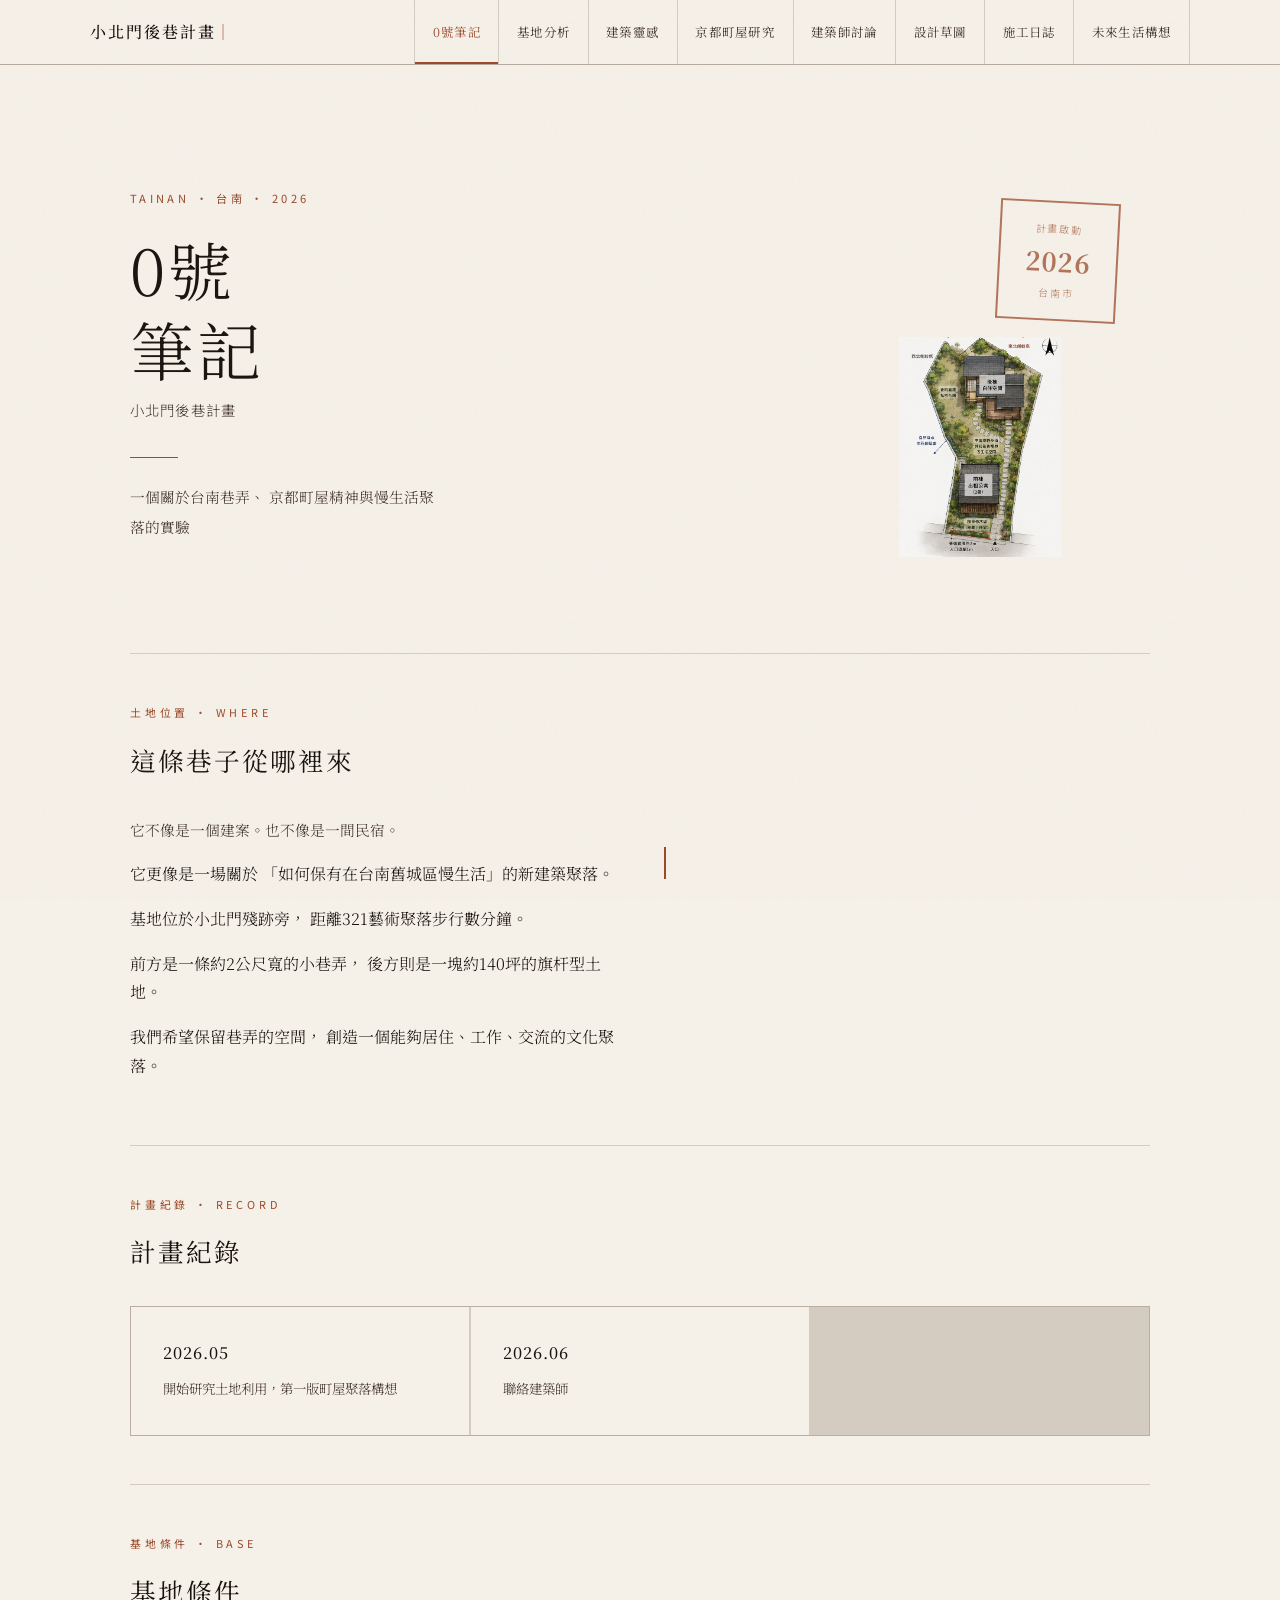
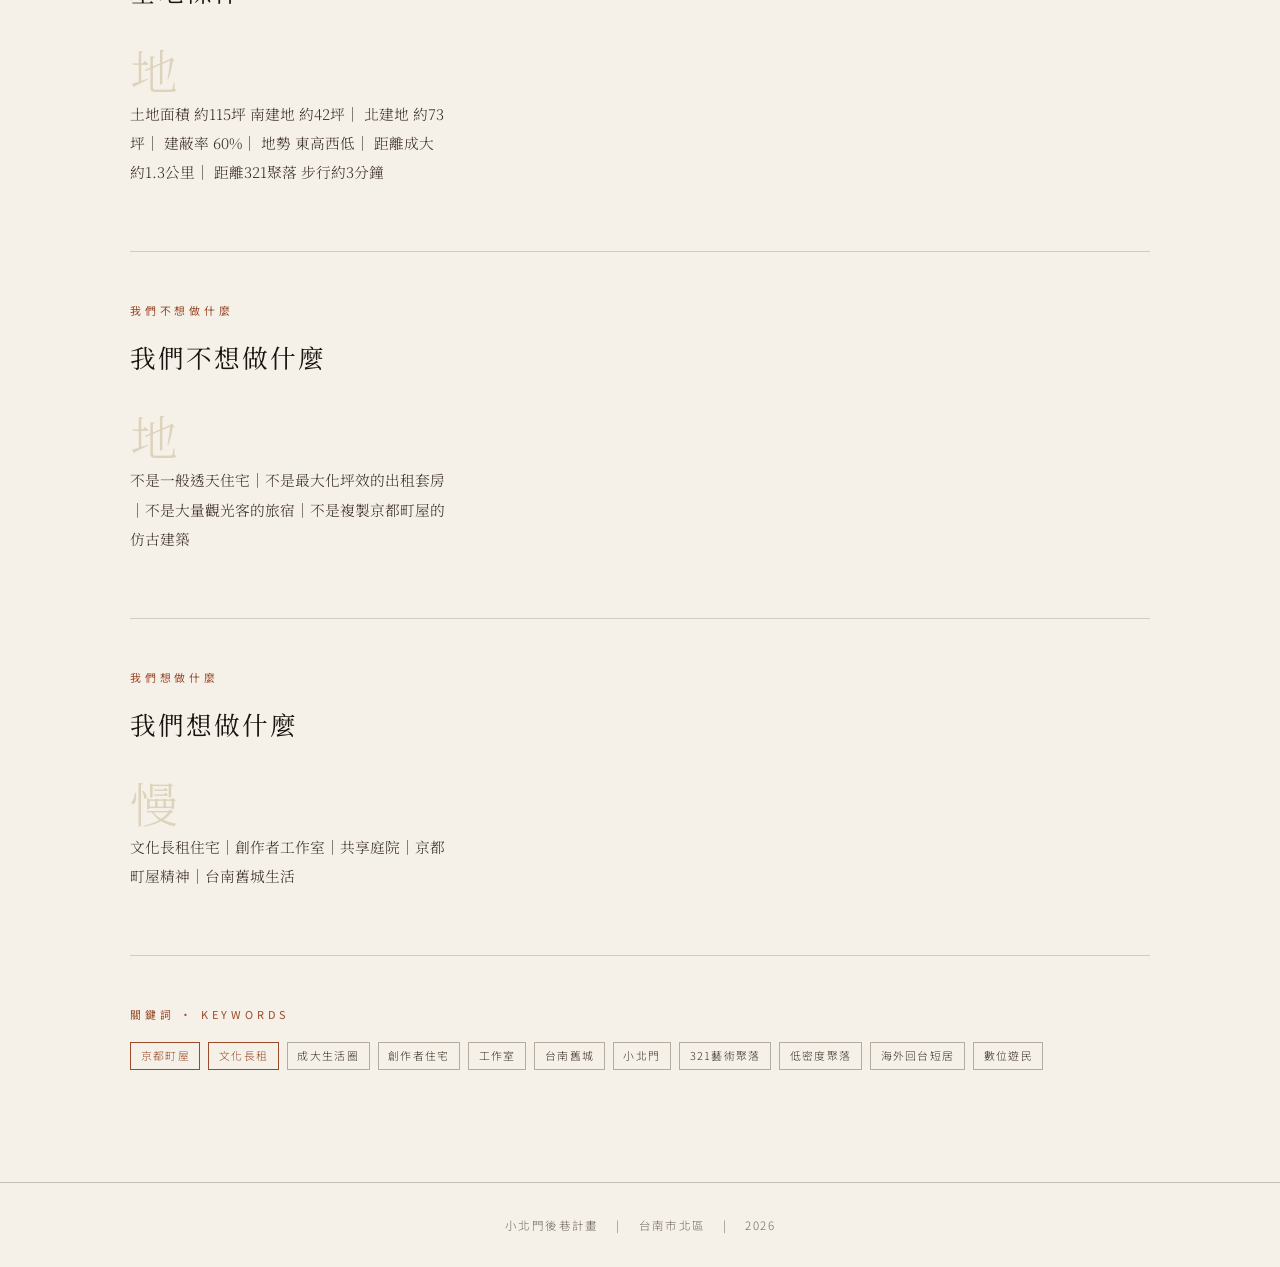
<file: index.html>
<!DOCTYPE html>
<html lang="zh-TW">
<head>
  <meta charset="UTF-8">
  <meta name="viewport" content="width=device-width, initial-scale=1.0">
  <title>小北門後巷計畫</title>
  <link rel="stylesheet" href="style.css">
</head>
<body>

<header>
  <div class="header-inner">
    <a href="index.html" class="site-title">小北門後巷計畫<span>｜</span></a>
    <nav>
      <a href="index.html" class="active">0號筆記</a>
      <a href="site-analysis.html">基地分析</a>
      <a href="inspiration.html">建築靈感</a>
      <a href="kyoto-machiya.html">京都町屋研究</a>
      <a href="architect-notes.html">建築師討論</a>
      <a href="sketches.html">設計草圖</a>
      <a href="construction-log.html">施工日誌</a>
      <a href="future-vision.html">未來生活構想</a>
    </nav>
  </div>
</header>

<main>
  <!-- HERO -->
  <section class="hero">
    <div class="hero-text fade-in">
      <p class="hero-kicker">Tainan · 台南 · 2026</p>
      <h1 class="hero-title">0號<br>筆記</h1>
      <p class="hero-subtitle">小北門後巷計畫</p>
      <div class="hero-line"></div>
      <p class="hero-desc">
        一個關於台南巷弄、
        京都町屋精神與慢生活聚落的實驗
      </p>
    </div>
    <div class="hero-visual fade-in">
      <div class="hero-stamp">
        <span class="hero-stamp-text">計畫啟動</span>
        <span class="hero-stamp-year">2026</span>
        <span class="hero-stamp-text">台南市</span>
      </div>
      <!-- Simple lane diagram in SVG -->
      <svg class="hero-diagram" viewBox="0 0 340 220" fill="none" xmlns="http://www.w3.org/2000/svg">
        <!-- 使用 image 標籤填滿 SVG 寬高 -->
        <image href="./images/lanediagram0.png" width="340" height="220" x="0" y="0"/>
      </svg>
    </div>
  </section>

  <!-- CONTENT -->
  <div class="page-body">
    <hr class="divider">

    <!-- Origins -->
    <section class="fade-in">
      <p class="section-label">土地位置 · Where</p>
      <h2 class="section-title">這條巷子從哪裡來</h2>
      <div class="two-col">
        <div>
          <p>
          它不像是一個建案。也不像是一間民宿。
          </p>
          它更像是一場關於
          「如何保有在台南舊城區慢生活」的新建築聚落。
          </p>
          基地位於小北門殘跡旁，
          距離321藝術聚落步行數分鐘。
          </p>
          前方是一條約2公尺寬的小巷弄，
          後方則是一塊約140坪的旗杆型土地。
          </p>
          我們希望保留巷弄的空間，
          創造一個能夠居住、工作、交流的文化聚落。
          <p>
        </div>
        <div>
          <p>
          <div class="blockquote">
          </div>
        </div>
      </div>
    </section>

    <hr class="divider">

    <!-- 計畫紀錄 -->
    <section>
      <p class="section-label">計畫紀錄 · record </p>
      <h2 class="section-title">計畫紀錄</h2>
      <div class="card-grid">
        <div class="card fade-in">
          <h3>2026.05</h3>
          <p>開始研究土地利用，第一版町屋聚落構想</p>
        </div>
        <div class="card fade-in">
          <h3>2026.06</h3>
          <p>聯絡建築師</p>
        </div>
      </div>
    </section>

    <hr class="divider">

    <!-- Land character -->
    <section>
      <p class="section-label">基地條件 · base</p>
      <h2 class="section-title">基地條件</h2>
      <div class="three-col">
        <div>
          <div class="number-large">地</div>
          <p>土地面積 約115坪
          南建地 約42坪｜
          北建地 約73坪｜
          建蔽率 60%｜
          地勢 東高西低｜
          距離成大 約1.3公里｜
          距離321聚落 步行約3分鐘</p>
        </div>
      </div>
    </section>

    <hr class="divider">

    <!-- Land character -->
    <section>
      <p class="section-label">我們不想做什麼</p>
      <h2 class="section-title">我們不想做什麼</h2>
      <div class="three-col">
        <div>
          <div class="number-large">地</div>
          <p>不是一般透天住宅｜不是最大化坪效的出租套房｜不是大量觀光客的旅宿｜不是複製京都町屋的仿古建築</p>
        </div>
      </div>
    </section>

    <hr class="divider">

    <!-- Land character -->
    <section>
      <p class="section-label">我們想做什麼</p>
      <h2 class="section-title">我們想做什麼</h2>
      <div class="three-col">
        <div>
          <div class="number-large">慢</div>
          <p>文化長租住宅｜創作者工作室｜共享庭院｜京都町屋精神｜台南舊城生活</p>
        </div>
      </div>
    </section>

    <hr class="divider">
    <!-- Tags -->
    <section>
      <p class="section-label">關鍵詞 · Keywords</p>
      <div class="tag-list">
        <span class="tag accent">京都町屋</span>
        <span class="tag accent">文化長租</span>
        <span class="tag">成大生活圈</span>
        <span class="tag">創作者住宅</span>
        <span class="tag">工作室</span>
        <span class="tag">台南舊城</span>
        <span class="tag">小北門</span>
        <span class="tag">321藝術聚落</span>
        <span class="tag">低密度聚落</span>
        <span class="tag">海外回台短居</span>
        <span class="tag">數位遊民</span>
      </div>
    </section>

  </div>
</main>

<footer>
  小北門後巷計畫 &emsp;|&emsp; 台南市北區 &emsp;|&emsp; 2026
</footer>

</body>
</html>
</file>
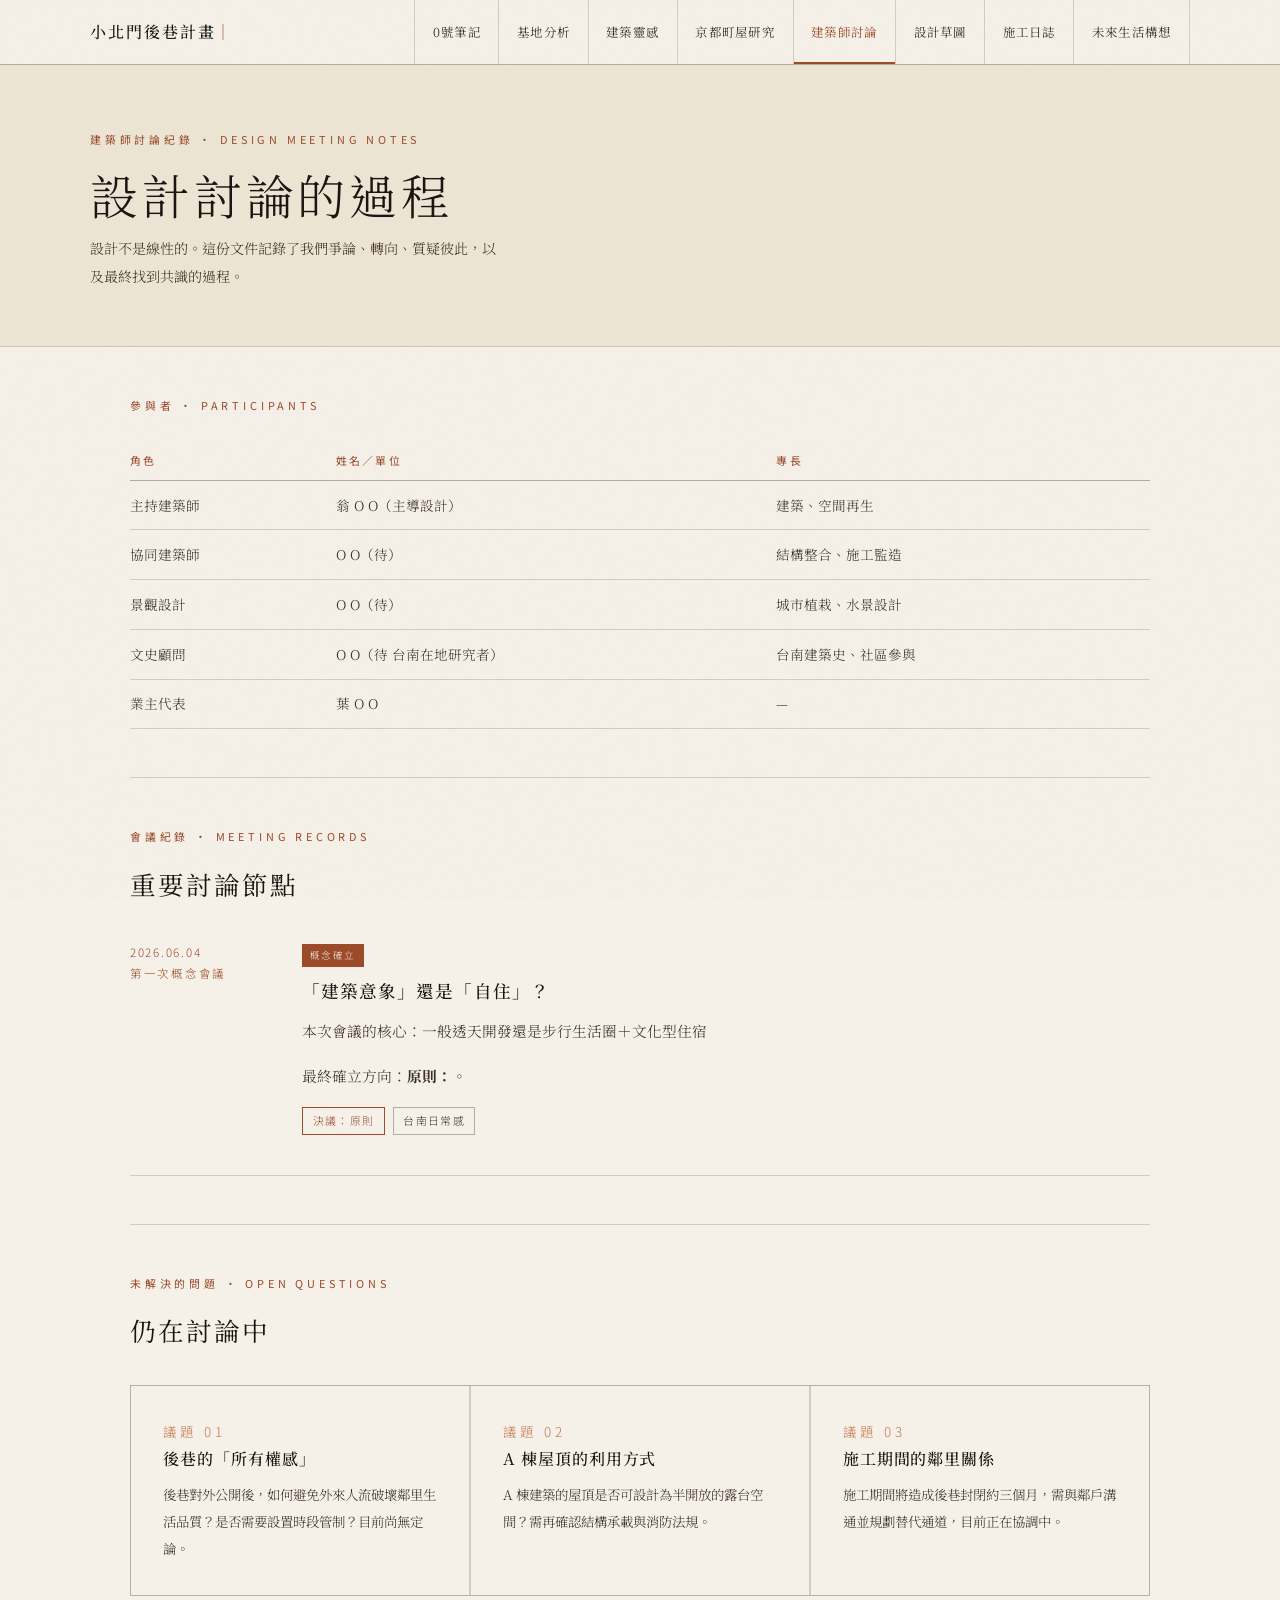
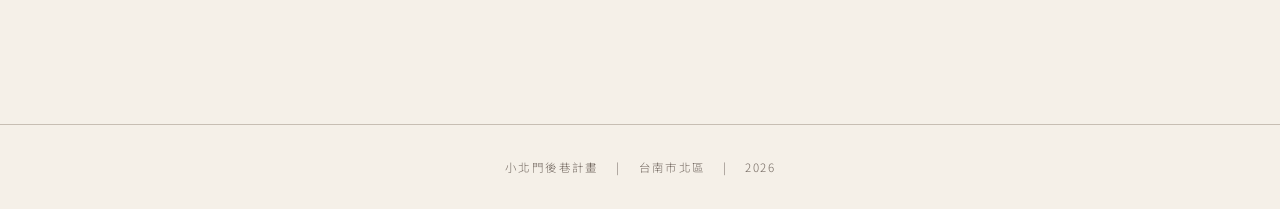
<file: architect-notes.html>
<!DOCTYPE html>
<html lang="zh-TW">
<head>
  <meta charset="UTF-8">
  <meta name="viewport" content="width=device-width, initial-scale=1.0">
  <title>小北門後巷計畫 — 建築師討論紀錄</title>
  <link rel="stylesheet" href="style.css">
</head>
<body>

<header>
  <div class="header-inner">
    <a href="index.html" class="site-title">小北門後巷計畫<span>｜</span></a>
    <nav>
      <a href="index.html">0號筆記</a>
      <a href="site-analysis.html">基地分析</a>
      <a href="inspiration.html">建築靈感</a>
      <a href="kyoto-machiya.html">京都町屋研究</a>
      <a href="architect-notes.html" class="active">建築師討論</a>
      <a href="sketches.html">設計草圖</a>
      <a href="construction-log.html">施工日誌</a>
      <a href="future-vision.html">未來生活構想</a>
    </nav>
  </div>
</header>

<div class="page-hero">
  <div class="page-hero-inner fade-in">
    <p class="section-label">建築師討論紀錄 · Design Meeting Notes</p>
    <h1>設計討論的過程</h1>
    <p style="font-size:0.88rem; color:var(--ink-soft); margin-top:0.5rem; max-width:52ch;">
      設計不是線性的。這份文件記錄了我們爭論、轉向、質疑彼此，以及最終找到共識的過程。
    </p>
  </div>
</div>

<div class="page-body">

  <section style="margin-top:3rem;">
    <p class="section-label">參與者 · Participants</p>
    <table>
      <thead>
        <tr><th>角色</th><th>姓名／單位</th><th>專長</th></tr>
      </thead>
      <tbody>
        <tr><td>主持建築師</td><td>翁 O O（主導設計）</td><td>建築、空間再生</td></tr>
        <tr><td>協同建築師</td><td>O O（待）</td><td>結構整合、施工監造</td></tr>
        <tr><td>景觀設計</td><td>O O（待）</td><td>城市植栽、水景設計</td></tr>
        <tr><td>文史顧問</td><td>O O（待 台南在地研究者）</td><td>台南建築史、社區參與</td></tr>
        <tr><td>業主代表</td><td>葉 O O </td><td>—</td></tr>
      </tbody>
    </table>
  </section>

  <hr class="divider">

  <section>
    <p class="section-label">會議紀錄 · Meeting Records</p>
    <h2 class="section-title">重要討論節點</h2>

    <div class="log-entry">
      <div class="log-date">2026.06.04<br>第一次概念會議</div>
      <div>
        <span class="log-tag">概念確立</span>
        <h3>「建築意象」還是「自住」？</h3>
        <p>
          本次會議的核心：一般透天開發還是步行生活圈＋文化型住宿
        </p>
        <p>
          最終確立方向：<strong>原則：</strong>。
        </p>
        <div class="tag-list">
          <span class="tag accent">決議：原則</span>
          <span class="tag">台南日常感</span>
        </div>
      </div>
    </div>

  </section>

  <hr class="divider">

  <section>
    <p class="section-label">未解決的問題 · Open Questions</p>
    <h2 class="section-title">仍在討論中</h2>
    <div class="card-grid">
      <div class="card">
        <p class="card-num">議題 01</p>
        <h3>後巷的「所有權感」</h3>
        <p>後巷對外公開後，如何避免外來人流破壞鄰里生活品質？是否需要設置時段管制？目前尚無定論。</p>
      </div>
      <div class="card">
        <p class="card-num">議題 02</p>
        <h3>A 棟屋頂的利用方式</h3>
        <p>A 棟建築的屋頂是否可設計為半開放的露台空間？需再確認結構承載與消防法規。</p>
      </div>
      <div class="card">
        <p class="card-num">議題 03</p>
        <h3>施工期間的鄰里關係</h3>
        <p>施工期間將造成後巷封閉約三個月，需與鄰戶溝通並規劃替代通道，目前正在協調中。</p>
      </div>
    </div>
  </section>

</div>

<footer>
  小北門後巷計畫 &emsp;|&emsp; 台南市北區 &emsp;|&emsp; 2026
</footer>

</body>
</html>
</file>
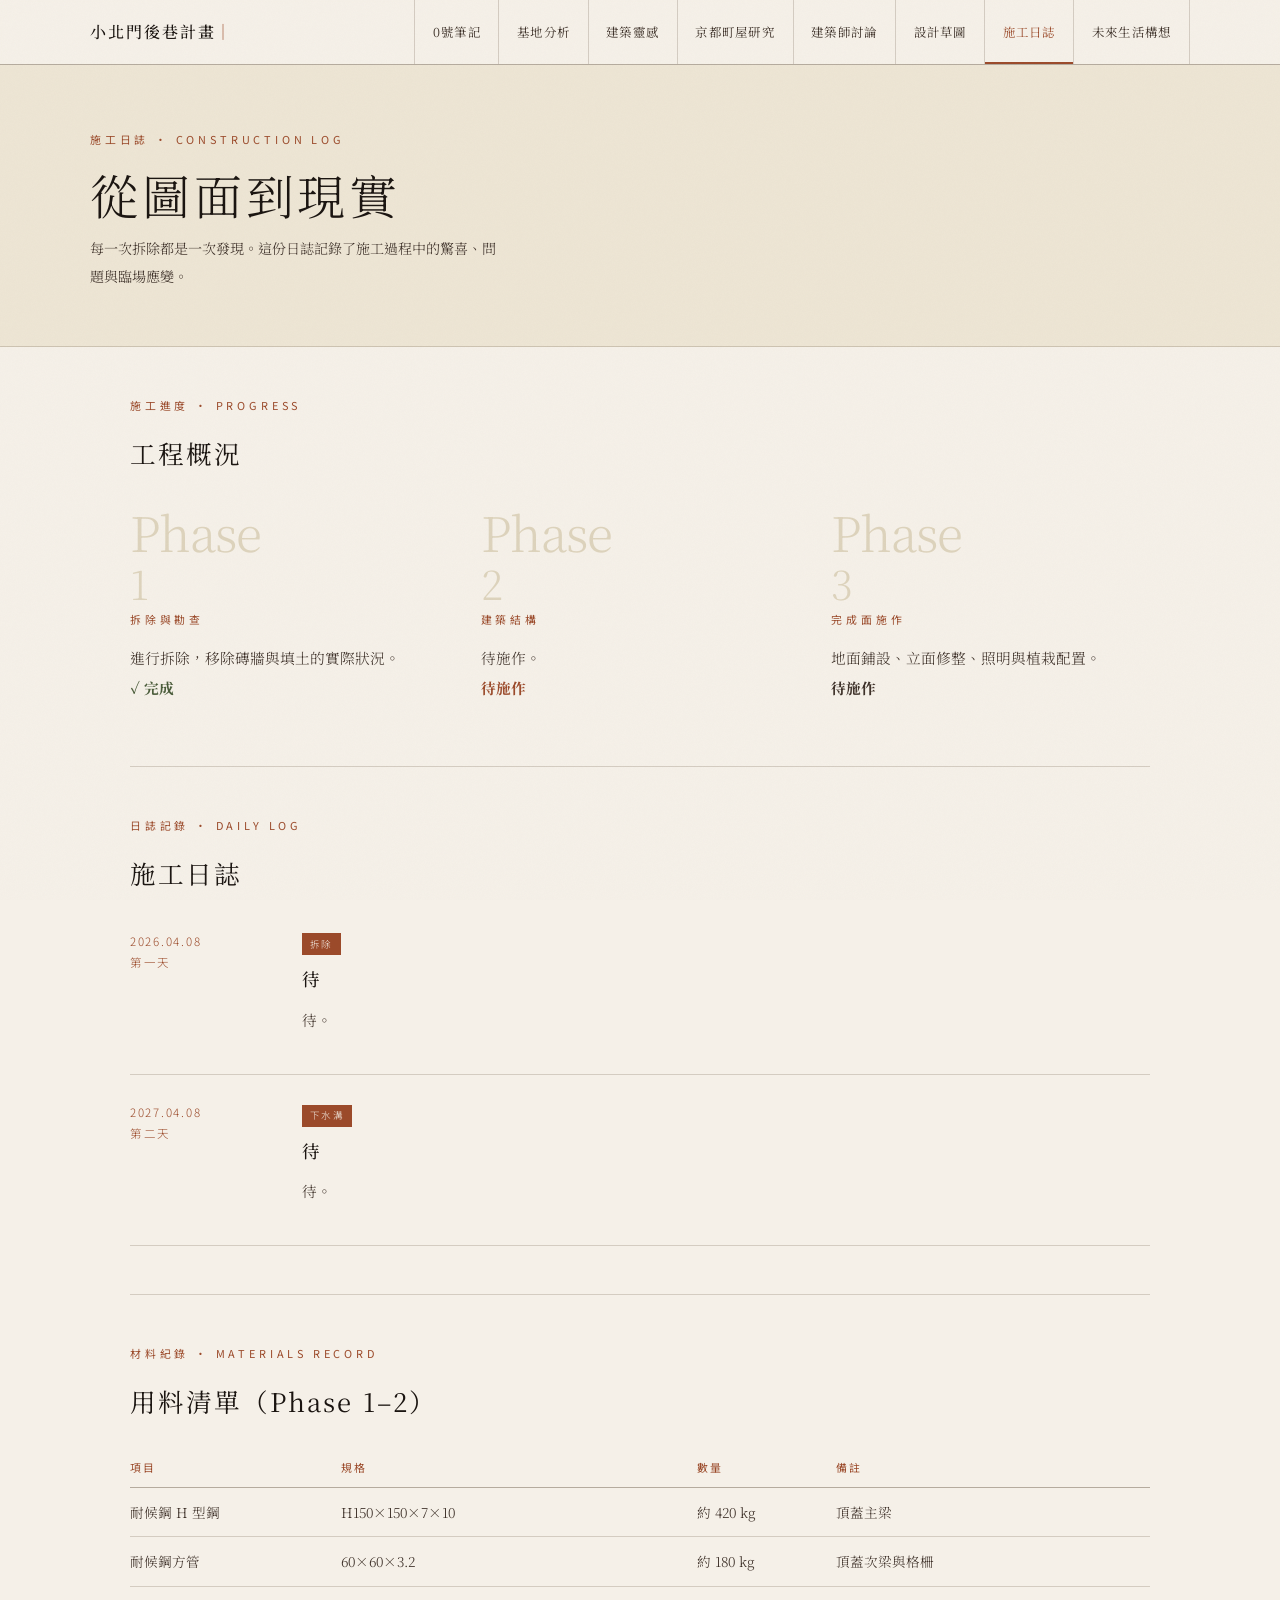
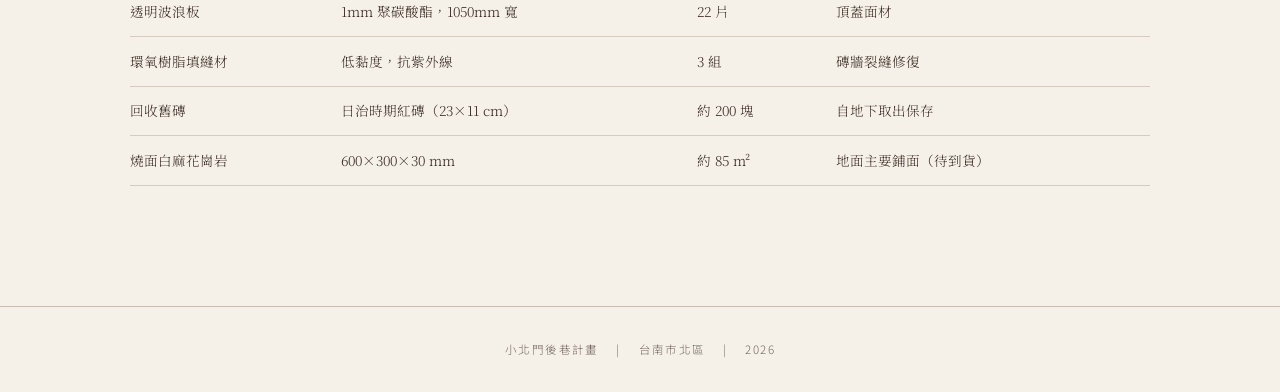
<file: construction-log.html>
<!DOCTYPE html>
<html lang="zh-TW">
<head>
  <meta charset="UTF-8">
  <meta name="viewport" content="width=device-width, initial-scale=1.0">
  <title>小北門後巷計畫 — 施工日誌</title>
  <link rel="stylesheet" href="style.css">
</head>
<body>

<header>
  <div class="header-inner">
    <a href="index.html" class="site-title">小北門後巷計畫<span>｜</span></a>
    <nav>
      <a href="index.html">0號筆記</a>
      <a href="site-analysis.html">基地分析</a>
      <a href="inspiration.html">建築靈感</a>
      <a href="kyoto-machiya.html">京都町屋研究</a>
      <a href="architect-notes.html">建築師討論</a>
      <a href="sketches.html">設計草圖</a>
      <a href="construction-log.html" class="active">施工日誌</a>
      <a href="future-vision.html">未來生活構想</a>
    </nav>
  </div>
</header>

<div class="page-hero">
  <div class="page-hero-inner fade-in">
    <p class="section-label">施工日誌 · Construction Log</p>
    <h1>從圖面到現實</h1>
    <p style="font-size:0.88rem; color:var(--ink-soft); margin-top:0.5rem; max-width:52ch;">
      每一次拆除都是一次發現。這份日誌記錄了施工過程中的驚喜、問題與臨場應變。
    </p>
  </div>
</div>

<div class="page-body">

  <!-- Progress overview -->
  <section style="margin-top:3rem;">
    <p class="section-label">施工進度 · Progress</p>
    <h2 class="section-title">工程概況</h2>
    <div class="three-col">
      <div>
        <div class="number-large">Phase<br><span style="font-size:2.5rem;">1</span></div>
        <p class="section-label">拆除與勘查</p>
        <p>進行拆除，移除磚牆與填土的實際狀況。<br><strong style="color:var(--moss);">✓ 完成</strong></p>
      </div>
      <div>
        <div class="number-large">Phase<br><span style="font-size:2.5rem;">2</span></div>
        <p class="section-label">建築結構</p>
        <p>待施作。<br><strong style="color:var(--rust);">待施作</strong></p>
      </div>
      <div>
        <div class="number-large">Phase<br><span style="font-size:2.5rem;">3</span></div>
        <p class="section-label">完成面施作</p>
        <p>地面鋪設、立面修整、照明與植栽配置。<br><strong style="color:var(--ink-soft);">待施作</strong></p>
      </div>
    </div>
  </section>

  <hr class="divider">

  <!-- Log entries -->
  <section>
    <p class="section-label">日誌記錄 · Daily Log</p>
    <h2 class="section-title">施工日誌</h2>

    <div class="log-entry">
      <div class="log-date">2026.04.08<br>第一天</div>
      <div>
        <span class="log-tag">拆除</span>
        <h3>待</h3>
        <p>
          待。
        </p>
      </div>
    </div>

    <div class="log-entry">
      <div class="log-date">2027.04.08<br>第二天</div>
      <div>
        <span class="log-tag">下水溝</span>
        <h3>待</h3>
        <p>
          待。
        </p>
      </div>
    </div>

  </section>

  <hr class="divider">

  <section>
    <p class="section-label">材料紀錄 · Materials Record</p>
    <h2 class="section-title">用料清單（Phase 1–2）</h2>
    <table>
      <thead>
        <tr><th>項目</th><th>規格</th><th>數量</th><th>備註</th></tr>
      </thead>
      <tbody>
        <tr><td>耐候鋼 H 型鋼</td><td>H150×150×7×10</td><td>約 420 kg</td><td>頂蓋主梁</td></tr>
        <tr><td>耐候鋼方管</td><td>60×60×3.2</td><td>約 180 kg</td><td>頂蓋次梁與格柵</td></tr>
        <tr><td>透明波浪板</td><td>1mm 聚碳酸酯，1050mm 寬</td><td>22 片</td><td>頂蓋面材</td></tr>
        <tr><td>環氧樹脂填縫材</td><td>低黏度，抗紫外線</td><td>3 組</td><td>磚牆裂縫修復</td></tr>
        <tr><td>回收舊磚</td><td>日治時期紅磚（23×11 cm）</td><td>約 200 塊</td><td>自地下取出保存</td></tr>
        <tr><td>燒面白麻花崗岩</td><td>600×300×30 mm</td><td>約 85 m²</td><td>地面主要鋪面（待到貨）</td></tr>
      </tbody>
    </table>
  </section>

</div>

<footer>
  小北門後巷計畫 &emsp;|&emsp; 台南市北區 &emsp;|&emsp; 2026
</footer>

</body>
</html>
</file>
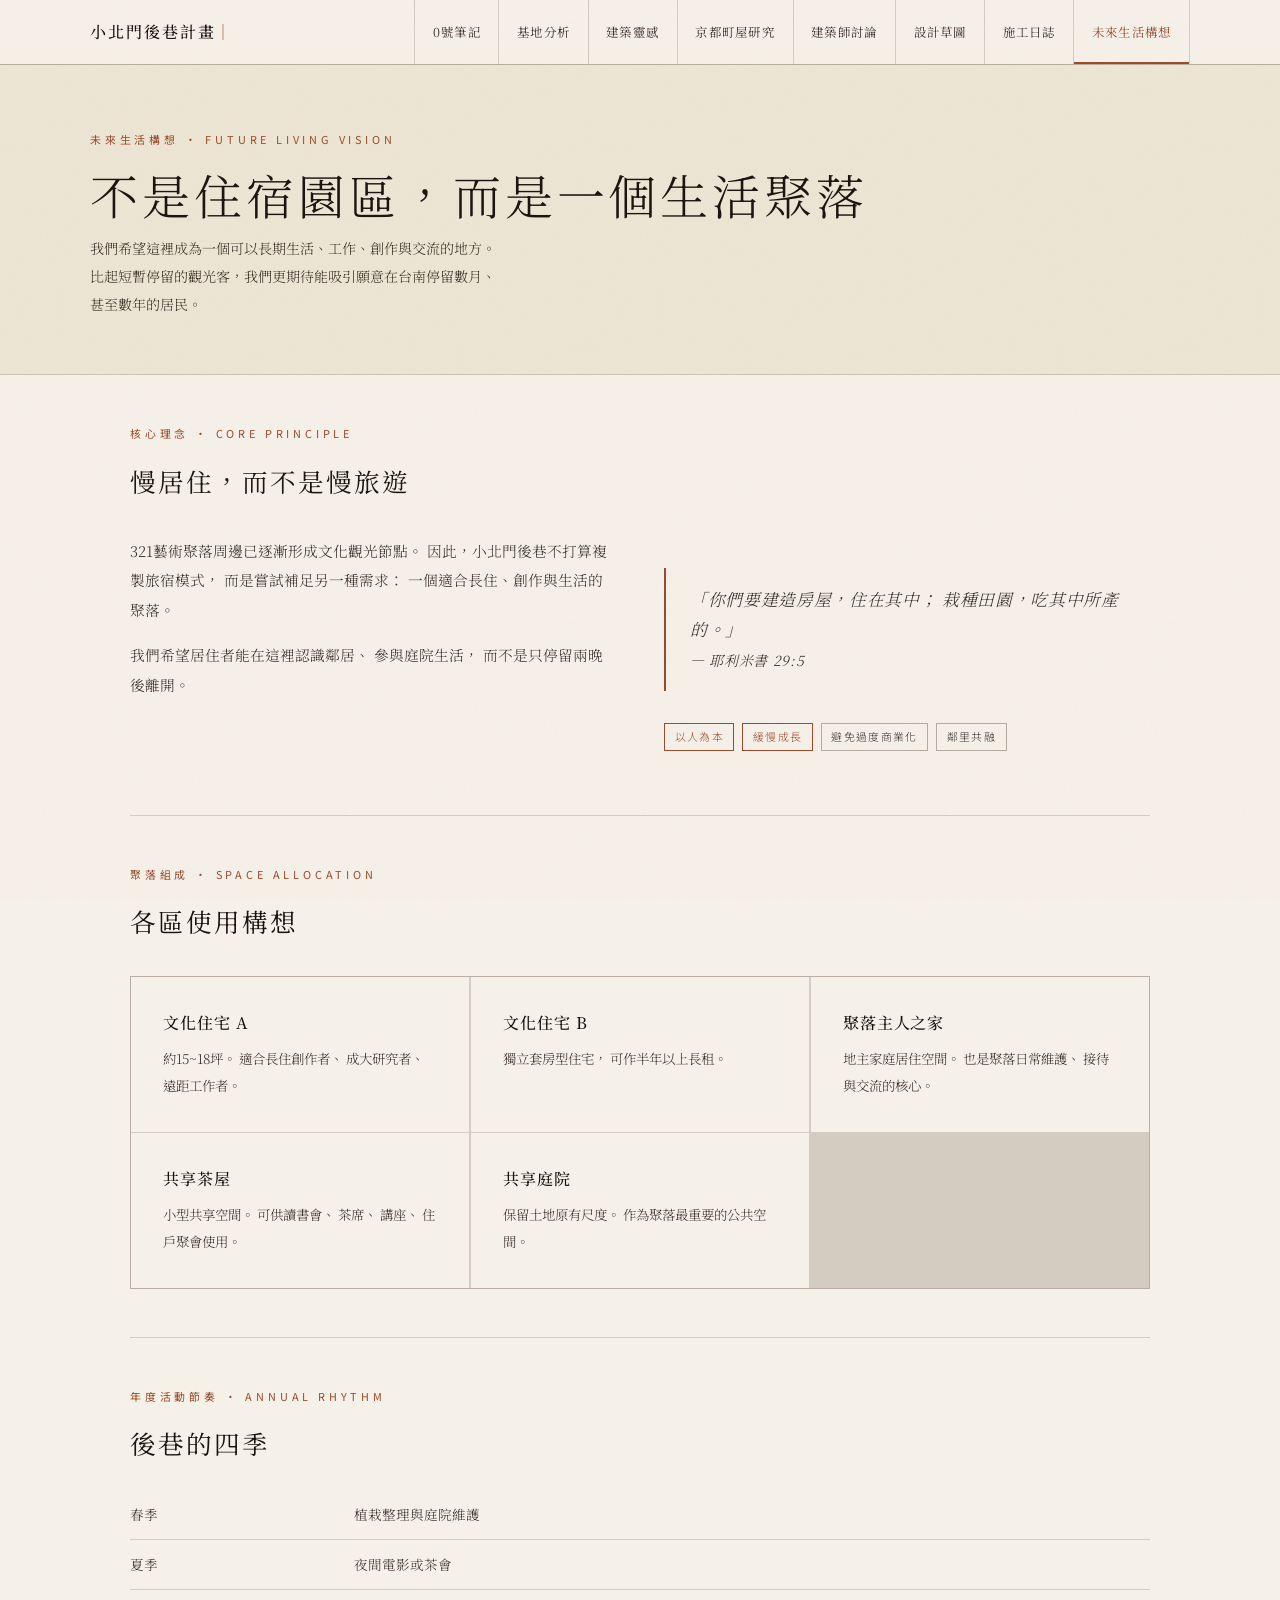
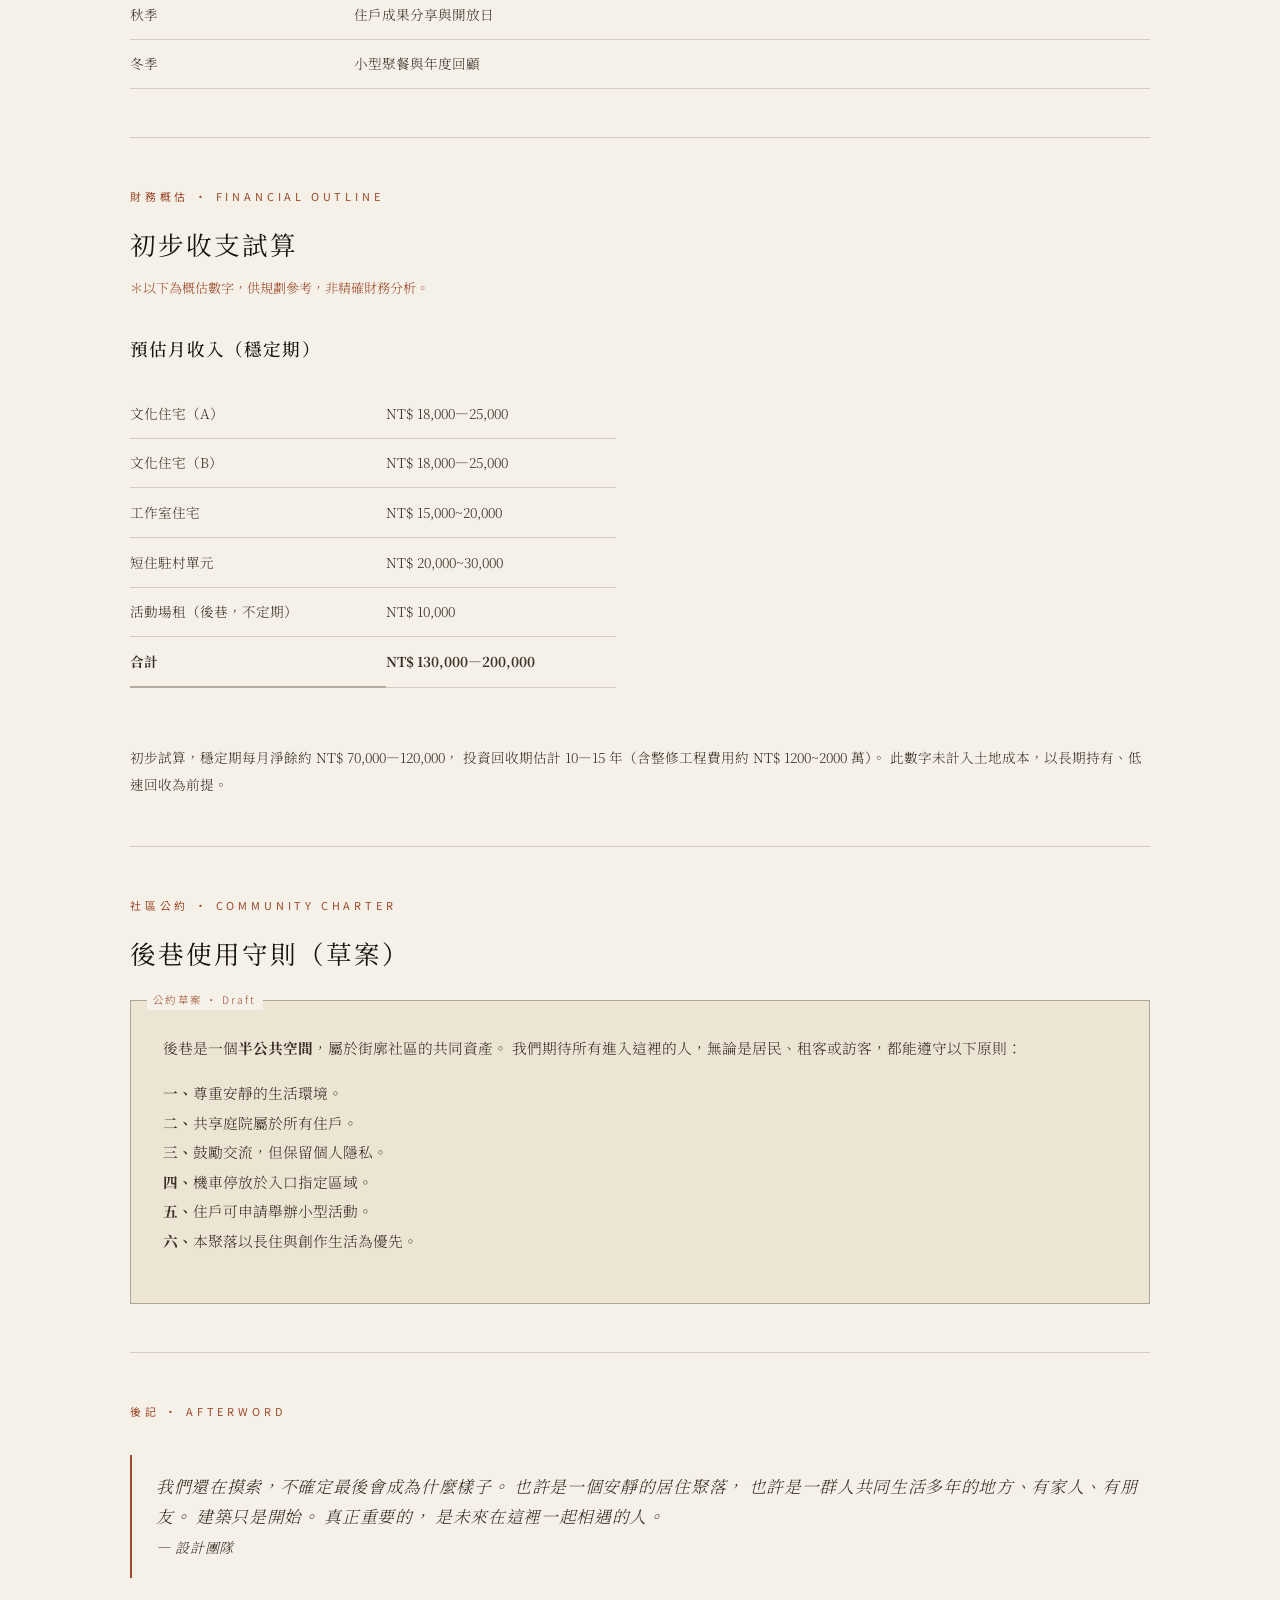
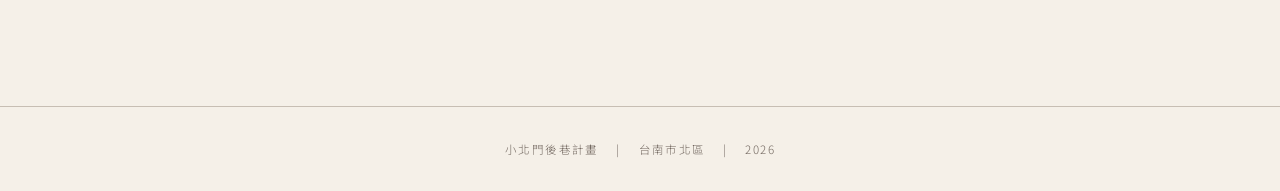
<file: future-vision.html>
<!DOCTYPE html>
<html lang="zh-TW">
<head>
  <meta charset="UTF-8">
  <meta name="viewport" content="width=device-width, initial-scale=1.0">
  <title>小北門後巷計畫 — 未來生活構想</title>
  <link rel="stylesheet" href="style.css">
</head>
<body>

<header>
  <div class="header-inner">
    <a href="index.html" class="site-title">小北門後巷計畫<span>｜</span></a>
    <nav>
      <a href="index.html">0號筆記</a>
      <a href="site-analysis.html">基地分析</a>
      <a href="inspiration.html">建築靈感</a>
      <a href="kyoto-machiya.html">京都町屋研究</a>
      <a href="architect-notes.html">建築師討論</a>
      <a href="sketches.html">設計草圖</a>
      <a href="construction-log.html">施工日誌</a>
      <a href="future-vision.html" class="active">未來生活構想</a>
    </nav>
  </div>
</header>

<div class="page-hero">
  <div class="page-hero-inner fade-in">
    <p class="section-label">未來生活構想 · Future Living Vision</p>
    <h1>不是住宿園區，而是一個生活聚落</h1>
    <p style="font-size:0.88rem; color:var(--ink-soft); margin-top:0.5rem; max-width:52ch;">
      我們希望這裡成為一個可以長期生活、工作、創作與交流的地方。
比起短暫停留的觀光客，我們更期待能吸引願意在台南停留數月、甚至數年的居民。
    </p>
  </div>
</div>

<div class="page-body">

  <section style="margin-top:3rem;">
    <p class="section-label">核心理念 · Core Principle</p>
    <h2 class="section-title">慢居住，而不是慢旅遊</h2>
    <div class="two-col">
      <div>
        <p>
          321藝術聚落周邊已逐漸形成文化觀光節點。
          因此，小北門後巷不打算複製旅宿模式，
          而是嘗試補足另一種需求：

          一個適合長住、創作與生活的聚落。
        </p>
        <p>
          我們希望居住者能在這裡認識鄰居、
          參與庭院生活，
          而不是只停留兩晚後離開。
        </p>
      </div>
      <div>
        <div class="blockquote">
          「你們要建造房屋，住在其中；
            栽種田園，吃其中所產的。」
          <br><small>— 耶利米書 29:5</small>
        </div>
        <div class="tag-list">
          <span class="tag accent">以人為本</span>
          <span class="tag accent">緩慢成長</span>
          <span class="tag">避免過度商業化</span>
          <span class="tag">鄰里共融</span>
        </div>
      </div>
    </div>
  </section>

  <hr class="divider">

  <!-- Space allocation -->
  <section>
    <p class="section-label">聚落組成 · Space Allocation</p>
    <h2 class="section-title">各區使用構想</h2>
    <div class="card-grid">
      <div class="card">
        <h3>文化住宅 A</h3>
        <p>
          約15~18坪。
          適合長住創作者、
          成大研究者、
          遠距工作者。
        </p>
      </div>
      <div class="card">
        <h3>文化住宅 B</h3>
        <p>
          獨立套房型住宅，
          可作半年以上長租。
        </p>
      </div>
      <div class="card">
        <h3>聚落主人之家</h3>
        <p>
          地主家庭居住空間。
          也是聚落日常維護、
          接待與交流的核心。
        </p>
      </div>
      <div class="card">
        <h3>共享茶屋</h3>
        <p>
          小型共享空間。
          可供讀書會、
          茶席、
          講座、
          住戶聚會使用。
        </p>
      </div>
      <div class="card">
        <h3>共享庭院</h3>
        <p>
          保留土地原有尺度。
          作為聚落最重要的公共空間。
        </p>
      </div>
    </div>
  </section>

  <hr class="divider">

  <!-- Calendar -->
  <section>
    <p class="section-label">年度活動節奏 · Annual Rhythm</p>
    <h2 class="section-title">後巷的四季</h2>
    <table>
    <tr>
    <td>春季</td>
    <td>植栽整理與庭院維護</td>
    </tr>

    <tr>
    <td>夏季</td>
    <td>夜間電影或茶會</td>
    </tr>

    <tr>
    <td>秋季</td>
    <td>住戶成果分享與開放日</td>
    </tr>

    <tr>
    <td>冬季</td>
    <td>小型聚餐與年度回顧</td>
    </tr>
    </table>
  </section>

  <hr class="divider">

  <!-- Financial model (simple) -->
  <section>
    <p class="section-label">財務概估 · Financial Outline</p>
    <h2 class="section-title">初步收支試算</h2>
    <p style="font-size:0.82rem; color:var(--rust); margin-bottom:1.5rem;">
      ＊以下為概估數字，供規劃參考，非精確財務分析。
    </p>
    <div class="two-col">
      <div>
        <h3>預估月收入（穩定期）</h3>
        <table>
          <tbody>
            <tr><td>文化住宅（A）</td><td>NT$ 18,000—25,000</td></tr>
            <tr><td>文化住宅（B）</td><td>NT$ 18,000—25,000</td></tr>
            <tr><td>工作室住宅 </td><td>NT$ 15,000~20,000</td></tr>
            <tr><td>短住駐村單元 </td><td>NT$ 20,000~30,000</td></tr>
            <tr><td>活動場租（後巷，不定期）</td><td>NT$ 10,000</td></tr>
            <tr><td style="border-bottom:2px solid var(--line-strong);"><strong>合計</strong></td><td><strong>NT$ 130,000—200,000</strong></td></tr>
          </tbody>
        </table>
      </div>
    </div>
    <p style="font-size:0.85rem; margin-top:1rem;">
      初步試算，穩定期每月淨餘約 NT$ 70,000—120,000，
      投資回收期估計 10—15 年（含整修工程費用約 NT$ 1200~2000 萬）。
      此數字未計入土地成本，以長期持有、低速回收為前提。
    </p>
  </section>

  <hr class="divider">

  <!-- Community principles -->
  <section>
    <p class="section-label">社區公約 · Community Charter</p>
    <h2 class="section-title">後巷使用守則（草案）</h2>
    <div class="sketch-frame" data-label="公約草案 · Draft">
      <p>
        後巷是一個<strong>半公共空間</strong>，屬於街廓社區的共同資產。
        我們期待所有進入這裡的人，無論是居民、租客或訪客，都能遵守以下原則：
      </p>
      <p style="margin-top:1rem;">
        <strong>一、</strong>尊重安靜的生活環境。<br>
        <strong>二、</strong>共享庭院屬於所有住戶。<br>
        <strong>三、</strong>鼓勵交流，但保留個人隱私。<br>
        <strong>四、</strong>機車停放於入口指定區域。<br>
        <strong>五、</strong>住戶可申請舉辦小型活動。<br>
        <strong>六、</strong>本聚落以長住與創作生活為優先。
      </p>
    </div>
  </section>

  <hr class="divider">

  <section>
    <p class="section-label">後記 · Afterword</p>
    <div class="blockquote">
      我們還在摸索，不確定最後會成為什麼樣子。

      也許是一個安靜的居住聚落，
      也許是一群人共同生活多年的地方、有家人、有朋友。

      建築只是開始。

      真正重要的，
      是未來在這裡一起相遇的人。
      <br>
      <small>— 設計團隊</small>
    </div>
  </section>

</div>

<footer>
  小北門後巷計畫 &emsp;|&emsp; 台南市北區 &emsp;|&emsp; 2026
</footer>

</body>
</html>
</file>
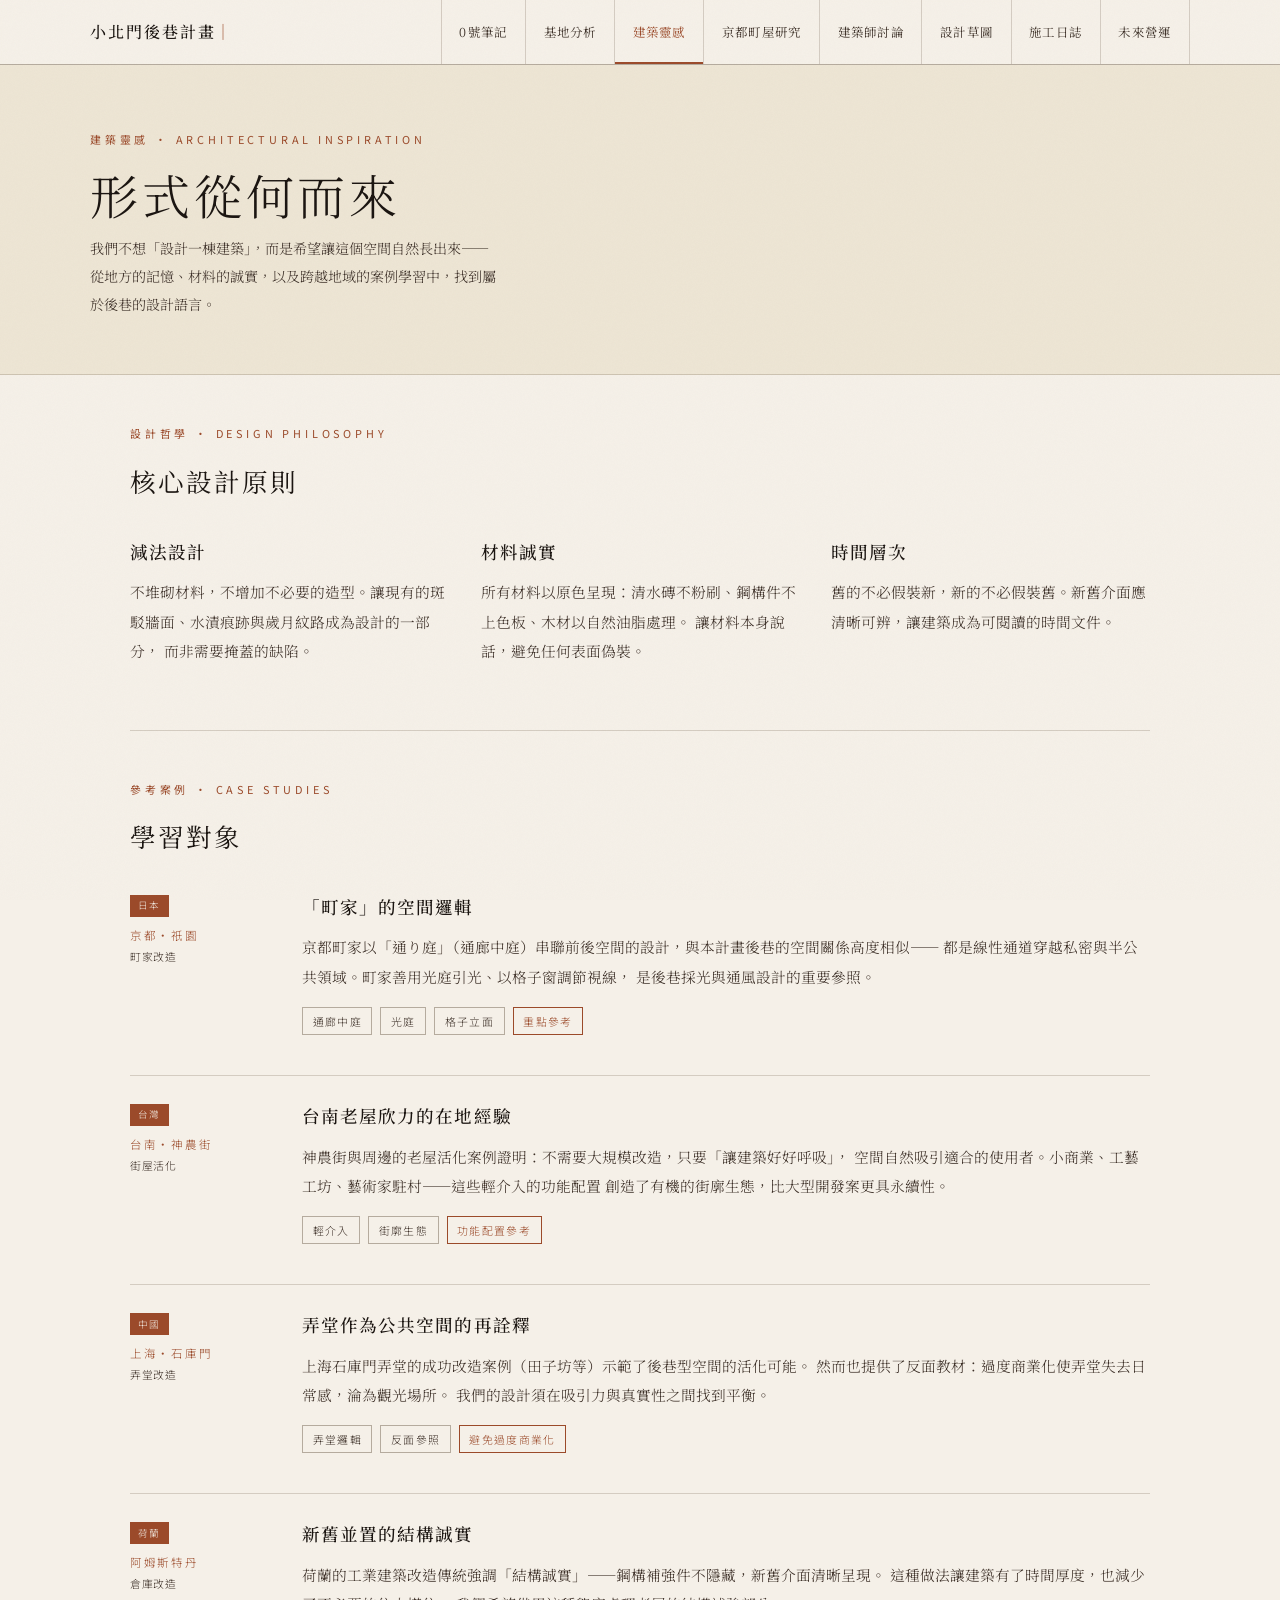
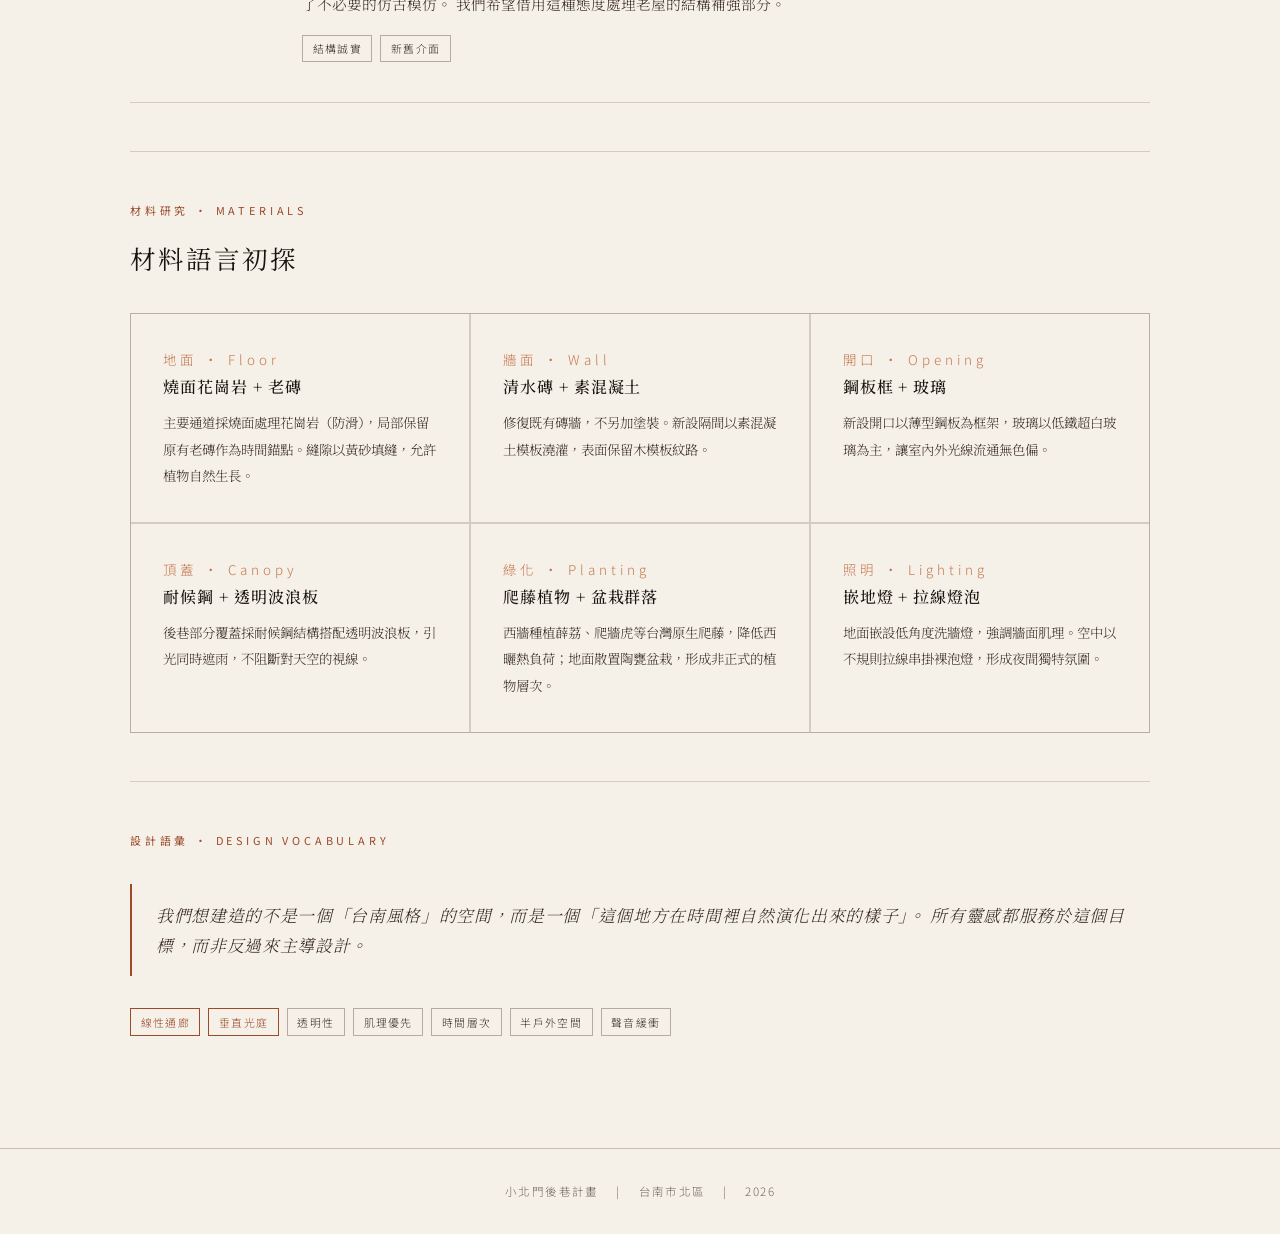
<file: inspiration.html>
<!DOCTYPE html>
<html lang="zh-TW">
<head>
  <meta charset="UTF-8">
  <meta name="viewport" content="width=device-width, initial-scale=1.0">
  <title>小北門後巷計畫 — 建築靈感</title>
  <link rel="stylesheet" href="style.css">
</head>
<body>

<header>
  <div class="header-inner">
    <a href="index.html" class="site-title">小北門後巷計畫<span>｜</span></a>
    <nav>
      <a href="index.html">0號筆記</a>
      <a href="site-analysis.html">基地分析</a>
      <a href="inspiration.html" class="active">建築靈感</a>
      <a href="kyoto-machiya.html">京都町屋研究</a>
      <a href="architect-notes.html">建築師討論</a>
      <a href="sketches.html">設計草圖</a>
      <a href="construction-log.html">施工日誌</a>
      <a href="future-vision.html">未來營運</a>
    </nav>
  </div>
</header>

<div class="page-hero">
  <div class="page-hero-inner fade-in">
    <p class="section-label">建築靈感 · Architectural Inspiration</p>
    <h1>形式從何而來</h1>
    <p style="font-size:0.88rem; color:var(--ink-soft); margin-top:0.5rem; max-width:52ch;">
      我們不想「設計一棟建築」，而是希望讓這個空間自然長出來——
      從地方的記憶、材料的誠實，以及跨越地域的案例學習中，找到屬於後巷的設計語言。
    </p>
  </div>
</div>

<div class="page-body">

  <section style="margin-top:3rem;">
    <p class="section-label">設計哲學 · Design Philosophy</p>
    <h2 class="section-title">核心設計原則</h2>
    <div class="three-col">
      <div>
        <h3>減法設計</h3>
        <p>
          不堆砌材料，不增加不必要的造型。讓現有的斑駁牆面、水漬痕跡與歲月紋路成為設計的一部分，
          而非需要掩蓋的缺陷。
        </p>
      </div>
      <div>
        <h3>材料誠實</h3>
        <p>
          所有材料以原色呈現：清水磚不粉刷、鋼構件不上色板、木材以自然油脂處理。
          讓材料本身說話，避免任何表面偽裝。
        </p>
      </div>
      <div>
        <h3>時間層次</h3>
        <p>
          舊的不必假裝新，新的不必假裝舊。新舊介面應清晰可辨，讓建築成為可閱讀的時間文件。
        </p>
      </div>
    </div>
  </section>

  <hr class="divider">

  <!-- Case studies -->
  <section>
    <p class="section-label">參考案例 · Case Studies</p>
    <h2 class="section-title">學習對象</h2>

    <div class="log-entry">
      <div class="log-date">
        <span class="log-tag">日本</span><br>
        京都・祇園<br>
        <small style="font-size:0.68rem; color:var(--ink-soft); letter-spacing:0.05em;">町家改造</small>
      </div>
      <div>
        <h3>「町家」的空間邏輯</h3>
        <p>
          京都町家以「通り庭」（通廊中庭）串聯前後空間的設計，與本計畫後巷的空間關係高度相似——
          都是線性通道穿越私密與半公共領域。町家善用光庭引光、以格子窗調節視線，
          是後巷採光與通風設計的重要參照。
        </p>
        <div class="tag-list">
          <span class="tag">通廊中庭</span>
          <span class="tag">光庭</span>
          <span class="tag">格子立面</span>
          <span class="tag accent">重點參考</span>
        </div>
      </div>
    </div>

    <div class="log-entry">
      <div class="log-date">
        <span class="log-tag">台灣</span><br>
        台南・神農街<br>
        <small style="font-size:0.68rem; color:var(--ink-soft); letter-spacing:0.05em;">街屋活化</small>
      </div>
      <div>
        <h3>台南老屋欣力的在地經驗</h3>
        <p>
          神農街與周邊的老屋活化案例證明：不需要大規模改造，只要「讓建築好好呼吸」，
          空間自然吸引適合的使用者。小商業、工藝工坊、藝術家駐村——這些輕介入的功能配置
          創造了有機的街廓生態，比大型開發案更具永續性。
        </p>
        <div class="tag-list">
          <span class="tag">輕介入</span>
          <span class="tag">街廓生態</span>
          <span class="tag accent">功能配置參考</span>
        </div>
      </div>
    </div>

    <div class="log-entry">
      <div class="log-date">
        <span class="log-tag">中國</span><br>
        上海・石庫門<br>
        <small style="font-size:0.68rem; color:var(--ink-soft); letter-spacing:0.05em;">弄堂改造</small>
      </div>
      <div>
        <h3>弄堂作為公共空間的再詮釋</h3>
        <p>
          上海石庫門弄堂的成功改造案例（田子坊等）示範了後巷型空間的活化可能。
          然而也提供了反面教材：過度商業化使弄堂失去日常感，淪為觀光場所。
          我們的設計須在吸引力與真實性之間找到平衡。
        </p>
        <div class="tag-list">
          <span class="tag">弄堂邏輯</span>
          <span class="tag">反面參照</span>
          <span class="tag accent">避免過度商業化</span>
        </div>
      </div>
    </div>

    <div class="log-entry">
      <div class="log-date">
        <span class="log-tag">荷蘭</span><br>
        阿姆斯特丹<br>
        <small style="font-size:0.68rem; color:var(--ink-soft); letter-spacing:0.05em;">倉庫改造</small>
      </div>
      <div>
        <h3>新舊並置的結構誠實</h3>
        <p>
          荷蘭的工業建築改造傳統強調「結構誠實」——鋼構補強件不隱藏，新舊介面清晰呈現。
          這種做法讓建築有了時間厚度，也減少了不必要的仿古模仿。
          我們希望借用這種態度處理老屋的結構補強部分。
        </p>
        <div class="tag-list">
          <span class="tag">結構誠實</span>
          <span class="tag">新舊介面</span>
        </div>
      </div>
    </div>
  </section>

  <hr class="divider">

  <!-- Materials -->
  <section>
    <p class="section-label">材料研究 · Materials</p>
    <h2 class="section-title">材料語言初探</h2>
    <div class="card-grid">
      <div class="card">
        <p class="card-num">地面 · Floor</p>
        <h3>燒面花崗岩 + 老磚</h3>
        <p>主要通道採燒面處理花崗岩（防滑），局部保留原有老磚作為時間錨點。縫隙以黃砂填縫，允許植物自然生長。</p>
      </div>
      <div class="card">
        <p class="card-num">牆面 · Wall</p>
        <h3>清水磚 + 素混凝土</h3>
        <p>修復既有磚牆，不另加塗裝。新設隔間以素混凝土模板澆灌，表面保留木模板紋路。</p>
      </div>
      <div class="card">
        <p class="card-num">開口 · Opening</p>
        <h3>鋼板框 + 玻璃</h3>
        <p>新設開口以薄型鋼板為框架，玻璃以低鐵超白玻璃為主，讓室內外光線流通無色偏。</p>
      </div>
      <div class="card">
        <p class="card-num">頂蓋 · Canopy</p>
        <h3>耐候鋼 + 透明波浪板</h3>
        <p>後巷部分覆蓋採耐候鋼結構搭配透明波浪板，引光同時遮雨，不阻斷對天空的視線。</p>
      </div>
      <div class="card">
        <p class="card-num">綠化 · Planting</p>
        <h3>爬藤植物 + 盆栽群落</h3>
        <p>西牆種植薜荔、爬牆虎等台灣原生爬藤，降低西曬熱負荷；地面散置陶甕盆栽，形成非正式的植物層次。</p>
      </div>
      <div class="card">
        <p class="card-num">照明 · Lighting</p>
        <h3>嵌地燈 + 拉線燈泡</h3>
        <p>地面嵌設低角度洗牆燈，強調牆面肌理。空中以不規則拉線串掛裸泡燈，形成夜間獨特氛圍。</p>
      </div>
    </div>
  </section>

  <hr class="divider">

  <section>
    <p class="section-label">設計語彙 · Design Vocabulary</p>
    <div class="blockquote">
      我們想建造的不是一個「台南風格」的空間，而是一個「這個地方在時間裡自然演化出來的樣子」。
      所有靈感都服務於這個目標，而非反過來主導設計。
    </div>
    <div class="tag-list">
      <span class="tag accent">線性通廊</span>
      <span class="tag accent">垂直光庭</span>
      <span class="tag">透明性</span>
      <span class="tag">肌理優先</span>
      <span class="tag">時間層次</span>
      <span class="tag">半戶外空間</span>
      <span class="tag">聲音緩衝</span>
    </div>
  </section>

</div>

<footer>
  小北門後巷計畫 &emsp;|&emsp; 台南市北區 &emsp;|&emsp; 2026
</footer>

</body>
</html>
</file>
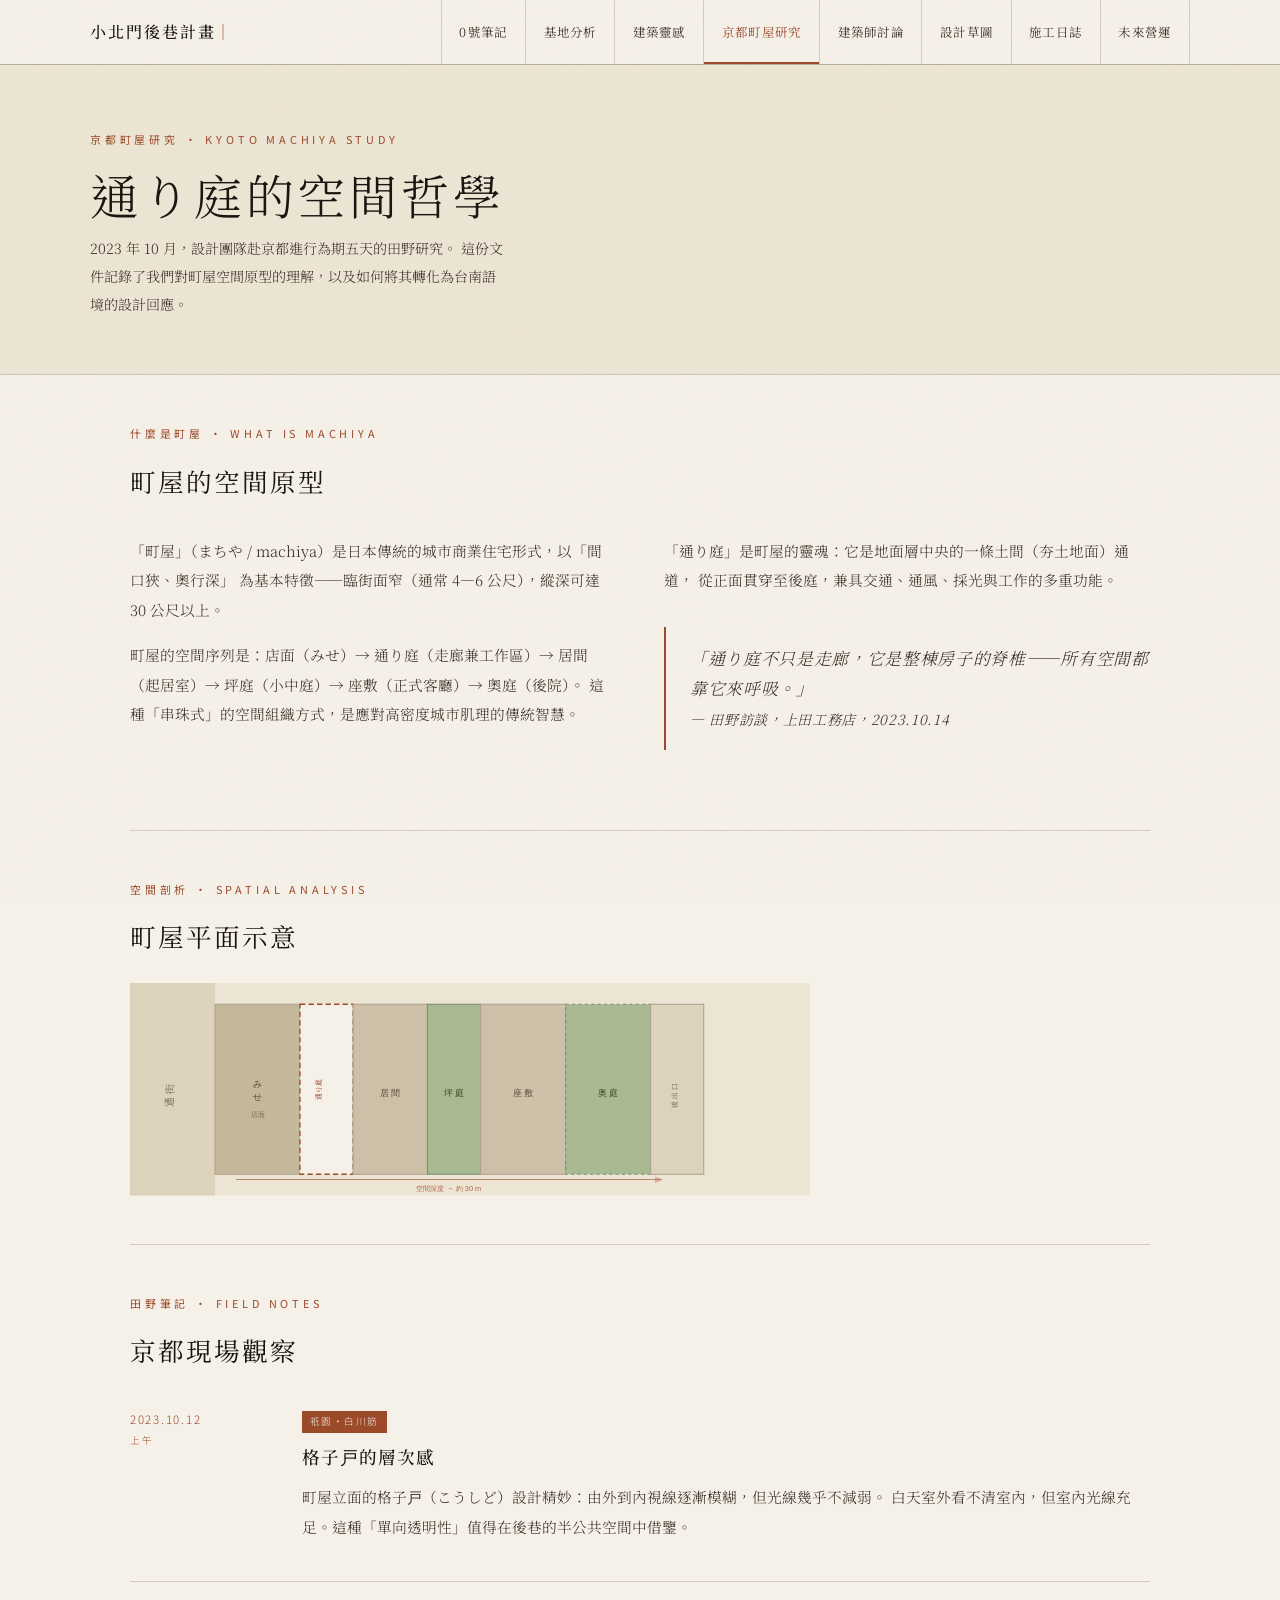
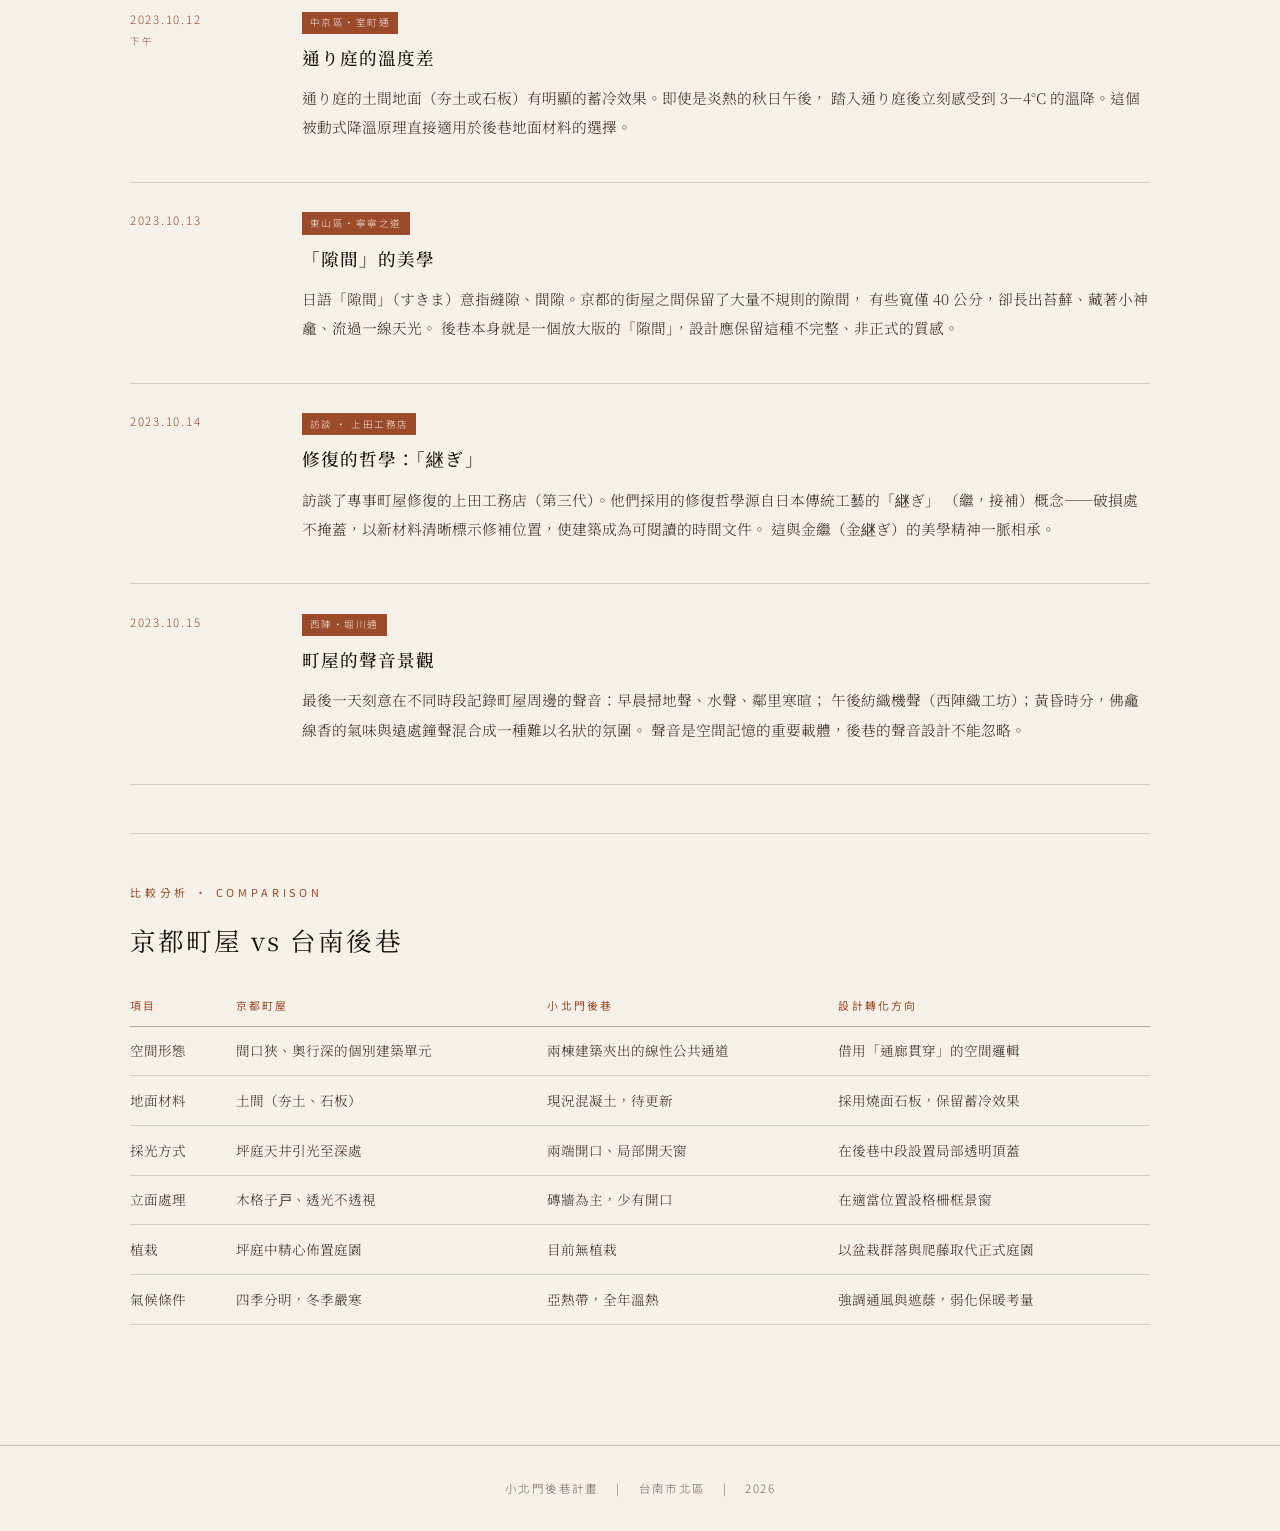
<file: kyoto-machiya.html>
<!DOCTYPE html>
<html lang="zh-TW">
<head>
  <meta charset="UTF-8">
  <meta name="viewport" content="width=device-width, initial-scale=1.0">
  <title>小北門後巷計畫 — 京都町屋研究</title>
  <link rel="stylesheet" href="style.css">
</head>
<body>

<header>
  <div class="header-inner">
    <a href="index.html" class="site-title">小北門後巷計畫<span>｜</span></a>
    <nav>
      <a href="index.html">0號筆記</a>
      <a href="site-analysis.html">基地分析</a>
      <a href="inspiration.html">建築靈感</a>
      <a href="kyoto-machiya.html" class="active">京都町屋研究</a>
      <a href="architect-notes.html">建築師討論</a>
      <a href="sketches.html">設計草圖</a>
      <a href="construction-log.html">施工日誌</a>
      <a href="future-vision.html">未來營運</a>
    </nav>
  </div>
</header>

<div class="page-hero">
  <div class="page-hero-inner fade-in">
    <p class="section-label">京都町屋研究 · Kyoto Machiya Study</p>
    <h1>通り庭的空間哲學</h1>
    <p style="font-size:0.88rem; color:var(--ink-soft); margin-top:0.5rem; max-width:52ch;">
      2023 年 10 月，設計團隊赴京都進行為期五天的田野研究。
      這份文件記錄了我們對町屋空間原型的理解，以及如何將其轉化為台南語境的設計回應。
    </p>
  </div>
</div>

<div class="page-body">

  <section style="margin-top:3rem;">
    <p class="section-label">什麼是町屋 · What is Machiya</p>
    <h2 class="section-title">町屋的空間原型</h2>
    <div class="two-col">
      <div>
        <p>
          「町屋」（まちや / machiya）是日本傳統的城市商業住宅形式，以「間口狹、奧行深」
          為基本特徵——臨街面窄（通常 4—6 公尺），縱深可達 30 公尺以上。
        </p>
        <p>
          町屋的空間序列是：店面（みせ）→ 通り庭（走廊兼工作區）→ 居間（起居室）→
          坪庭（小中庭）→ 座敷（正式客廳）→ 奧庭（後院）。
          這種「串珠式」的空間組織方式，是應對高密度城市肌理的傳統智慧。
        </p>
      </div>
      <div>
        <p>
          「通り庭」是町屋的靈魂：它是地面層中央的一條土間（夯土地面）通道，
          從正面貫穿至後庭，兼具交通、通風、採光與工作的多重功能。
        </p>
        <div class="blockquote">
          「通り庭不只是走廊，它是整棟房子的脊椎——所有空間都靠它來呼吸。」
          <br><small>— 田野訪談，上田工務店，2023.10.14</small>
        </div>
      </div>
    </div>
  </section>

  <hr class="divider">

  <!-- Spatial diagram -->
  <section>
    <p class="section-label">空間剖析 · Spatial Analysis</p>
    <h2 class="section-title">町屋平面示意</h2>

    <svg viewBox="0 0 640 200" xmlns="http://www.w3.org/2000/svg" style="width:100%; max-width:680px; display:block; margin: 1.5rem 0 2rem;">
      <rect width="640" height="200" fill="#ede5d4" rx="3"/>

      <!-- Street -->
      <rect x="0" y="0" width="80" height="200" fill="#ddd3bc"/>
      <text x="40" y="106" fill="#7a6a5a" font-size="9" text-anchor="middle" font-family="sans-serif" transform="rotate(-90, 40, 106)">通 街</text>

      <!-- Spaces sequence -->
      <!-- みせ shop -->
      <rect x="80" y="20" width="80" height="160" fill="#c4b89a" stroke="#b0a090" stroke-width="1"/>
      <text x="120" y="98" fill="#5a4a3a" font-size="8" text-anchor="middle" font-family="sans-serif">み</text>
      <text x="120" y="110" fill="#5a4a3a" font-size="8" text-anchor="middle" font-family="sans-serif">せ</text>
      <text x="120" y="126" fill="#7a6a5a" font-size="7" text-anchor="middle" font-family="sans-serif">店面</text>

      <!-- 通り庭 -->
      <rect x="160" y="20" width="50" height="160" fill="#f5f0e8" stroke="#9b4a2a" stroke-width="1.2" stroke-dasharray="5,3"/>
      <text x="185" y="95" fill="#9b4a2a" font-size="7" text-anchor="middle" font-family="sans-serif" transform="rotate(-90,185,100)">通り庭</text>

      <!-- 居間 -->
      <rect x="210" y="20" width="70" height="160" fill="#ccc0a8" stroke="#b0a090" stroke-width="1"/>
      <text x="245" y="106" fill="#5a4a3a" font-size="8" text-anchor="middle" font-family="sans-serif">居 間</text>

      <!-- 坪庭 -->
      <rect x="280" y="20" width="50" height="160" fill="#a8b890" stroke="#7a8f6a" stroke-width="1"/>
      <text x="305" y="106" fill="#3a4a2a" font-size="8" text-anchor="middle" font-family="sans-serif">坪 庭</text>

      <!-- 座敷 -->
      <rect x="330" y="20" width="80" height="160" fill="#ccc0a8" stroke="#b0a090" stroke-width="1"/>
      <text x="370" y="106" fill="#5a4a3a" font-size="8" text-anchor="middle" font-family="sans-serif">座 敷</text>

      <!-- 奥庭 -->
      <rect x="410" y="20" width="80" height="160" fill="#a8b890" stroke="#7a8f6a" stroke-width="1" stroke-dasharray="3,3"/>
      <text x="450" y="106" fill="#3a4a2a" font-size="8" text-anchor="middle" font-family="sans-serif">奥 庭</text>

      <!-- 後ろ口 rear -->
      <rect x="490" y="20" width="50" height="160" fill="#ddd3bc" stroke="#b0a090" stroke-width="1"/>
      <text x="515" y="106" fill="#7a6a5a" font-size="7" text-anchor="middle" font-family="sans-serif" transform="rotate(-90,515,106)">後 出 口</text>

      <!-- Flow arrow -->
      <line x1="100" y1="185" x2="500" y2="185" stroke="#9b4a2a" stroke-width="1" opacity="0.6" marker-end="url(#arrow)"/>
      <defs>
        <marker id="arrow" markerWidth="8" markerHeight="8" refX="6" refY="3" orient="auto">
          <path d="M0,0 L0,6 L8,3 z" fill="#9b4a2a" opacity="0.6"/>
        </marker>
      </defs>
      <text x="300" y="196" fill="#9b4a2a" font-size="7" text-anchor="middle" font-family="sans-serif" opacity="0.8">空間深度 → 約 30 m</text>
    </svg>
  </section>

  <hr class="divider">

  <!-- Field notes -->
  <section>
    <p class="section-label">田野筆記 · Field Notes</p>
    <h2 class="section-title">京都現場觀察</h2>

    <div class="log-entry">
      <div class="log-date">2023.10.12<br><small>上午</small></div>
      <div>
        <span class="log-tag">祇園・白川筋</span>
        <h3>格子戸的層次感</h3>
        <p>
          町屋立面的格子戸（こうしど）設計精妙：由外到內視線逐漸模糊，但光線幾乎不減弱。
          白天室外看不清室內，但室內光線充足。這種「單向透明性」值得在後巷的半公共空間中借鑒。
        </p>
      </div>
    </div>

    <div class="log-entry">
      <div class="log-date">2023.10.12<br><small>下午</small></div>
      <div>
        <span class="log-tag">中京區・室町通</span>
        <h3>通り庭的溫度差</h3>
        <p>
          通り庭的土間地面（夯土或石板）有明顯的蓄冷效果。即使是炎熱的秋日午後，
          踏入通り庭後立刻感受到 3—4°C 的溫降。這個被動式降溫原理直接適用於後巷地面材料的選擇。
        </p>
      </div>
    </div>

    <div class="log-entry">
      <div class="log-date">2023.10.13</div>
      <div>
        <span class="log-tag">東山區・寧寧之道</span>
        <h3>「隙間」的美學</h3>
        <p>
          日語「隙間」（すきま）意指縫隙、間隙。京都的街屋之間保留了大量不規則的隙間，
          有些寬僅 40 公分，卻長出苔蘚、藏著小神龕、流過一線天光。
          後巷本身就是一個放大版的「隙間」，設計應保留這種不完整、非正式的質感。
        </p>
      </div>
    </div>

    <div class="log-entry">
      <div class="log-date">2023.10.14</div>
      <div>
        <span class="log-tag">訪談 · 上田工務店</span>
        <h3>修復的哲學：「継ぎ」</h3>
        <p>
          訪談了專事町屋修復的上田工務店（第三代）。他們採用的修復哲學源自日本傳統工藝的「継ぎ」
          （繼，接補）概念——破損處不掩蓋，以新材料清晰標示修補位置，使建築成為可閱讀的時間文件。
          這與金繼（金継ぎ）的美學精神一脈相承。
        </p>
      </div>
    </div>

    <div class="log-entry">
      <div class="log-date">2023.10.15</div>
      <div>
        <span class="log-tag">西陣・堀川通</span>
        <h3>町屋的聲音景觀</h3>
        <p>
          最後一天刻意在不同時段記錄町屋周邊的聲音：早晨掃地聲、水聲、鄰里寒暄；
          午後紡織機聲（西陣織工坊）；黃昏時分，佛龕線香的氣味與遠處鐘聲混合成一種難以名狀的氛圍。
          聲音是空間記憶的重要載體，後巷的聲音設計不能忽略。
        </p>
      </div>
    </div>
  </section>

  <hr class="divider">

  <!-- Comparison table -->
  <section>
    <p class="section-label">比較分析 · Comparison</p>
    <h2 class="section-title">京都町屋 vs 台南後巷</h2>
    <table>
      <thead>
        <tr>
          <th>項目</th>
          <th>京都町屋</th>
          <th>小北門後巷</th>
          <th>設計轉化方向</th>
        </tr>
      </thead>
      <tbody>
        <tr>
          <td>空間形態</td>
          <td>間口狹、奧行深的個別建築單元</td>
          <td>兩棟建築夾出的線性公共通道</td>
          <td>借用「通廊貫穿」的空間邏輯</td>
        </tr>
        <tr>
          <td>地面材料</td>
          <td>土間（夯土、石板）</td>
          <td>現況混凝土，待更新</td>
          <td>採用燒面石板，保留蓄冷效果</td>
        </tr>
        <tr>
          <td>採光方式</td>
          <td>坪庭天井引光至深處</td>
          <td>兩端開口、局部開天窗</td>
          <td>在後巷中段設置局部透明頂蓋</td>
        </tr>
        <tr>
          <td>立面處理</td>
          <td>木格子戸、透光不透視</td>
          <td>磚牆為主，少有開口</td>
          <td>在適當位置設格柵框景窗</td>
        </tr>
        <tr>
          <td>植栽</td>
          <td>坪庭中精心佈置庭園</td>
          <td>目前無植栽</td>
          <td>以盆栽群落與爬藤取代正式庭園</td>
        </tr>
        <tr>
          <td>氣候條件</td>
          <td>四季分明，冬季嚴寒</td>
          <td>亞熱帶，全年溫熱</td>
          <td>強調通風與遮蔭，弱化保暖考量</td>
        </tr>
      </tbody>
    </table>
  </section>

</div>

<footer>
  小北門後巷計畫 &emsp;|&emsp; 台南市北區 &emsp;|&emsp; 2026
</footer>

</body>
</html>
</file>
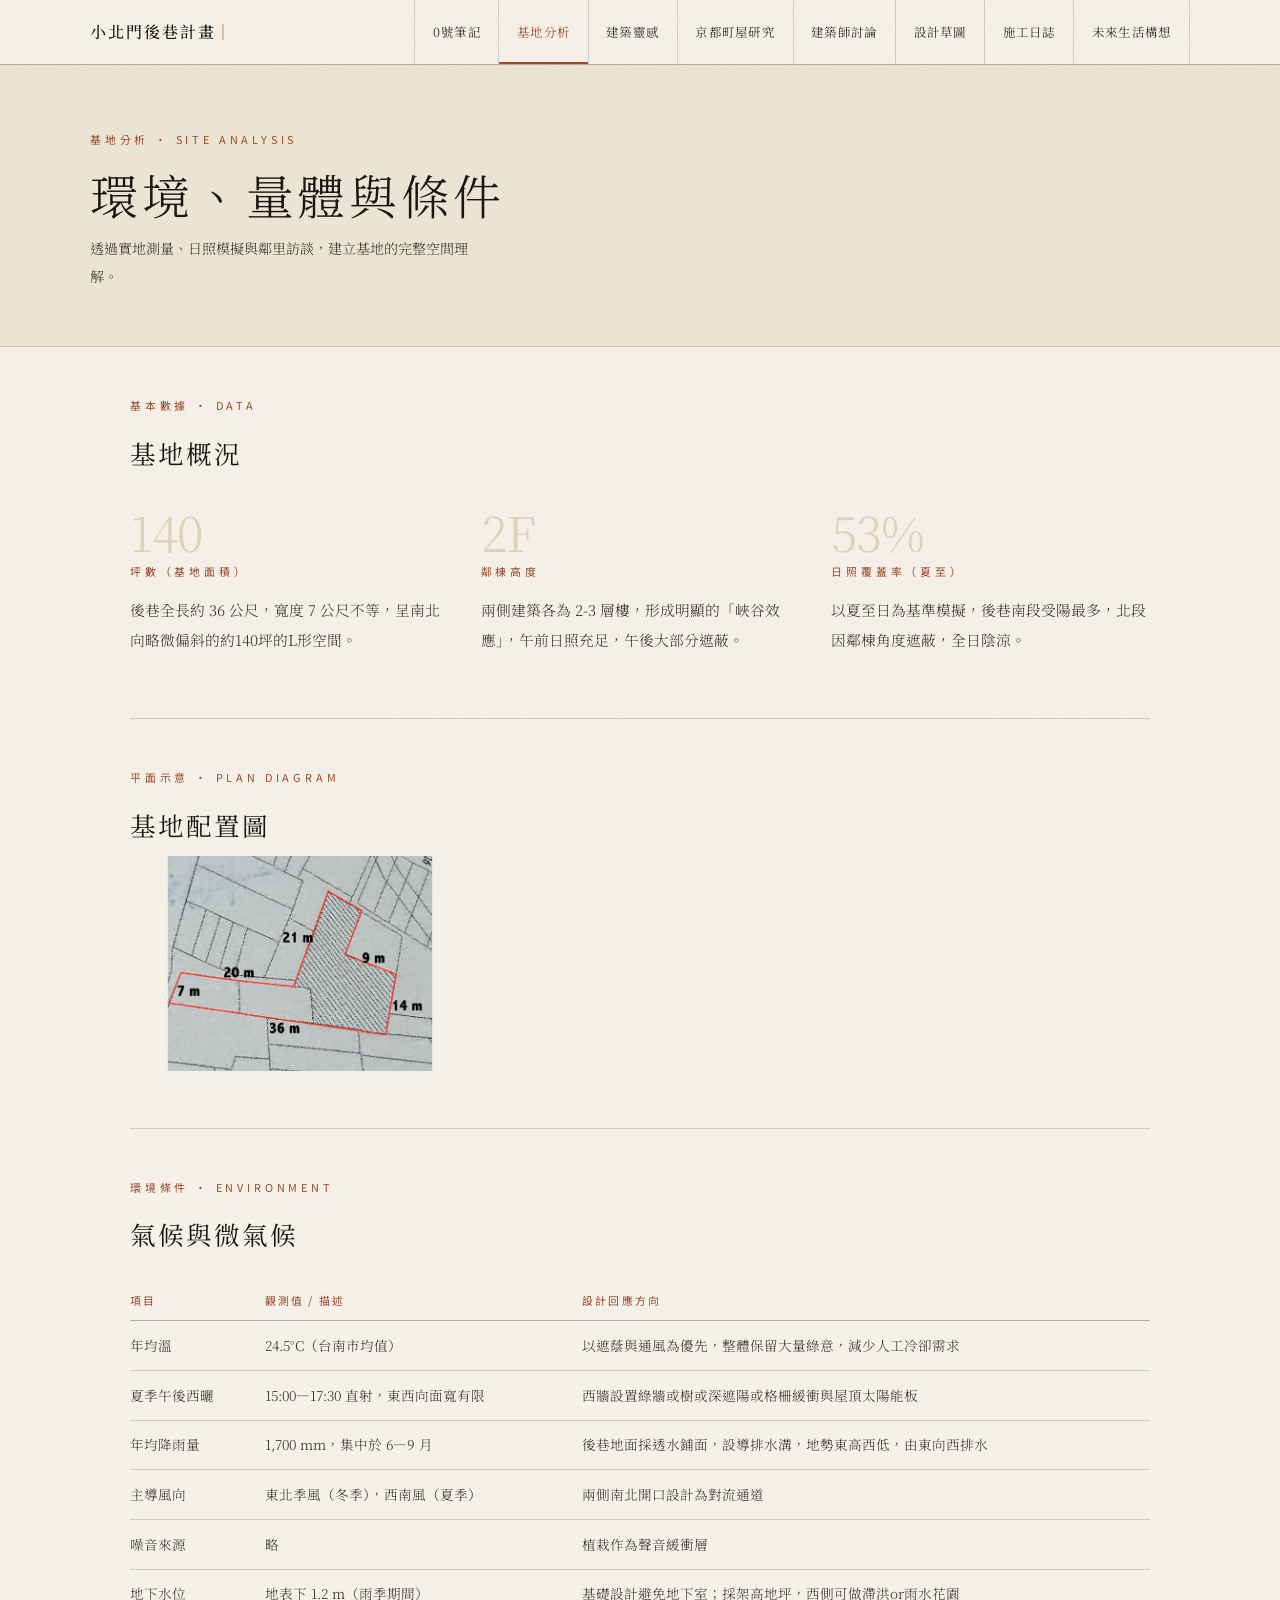
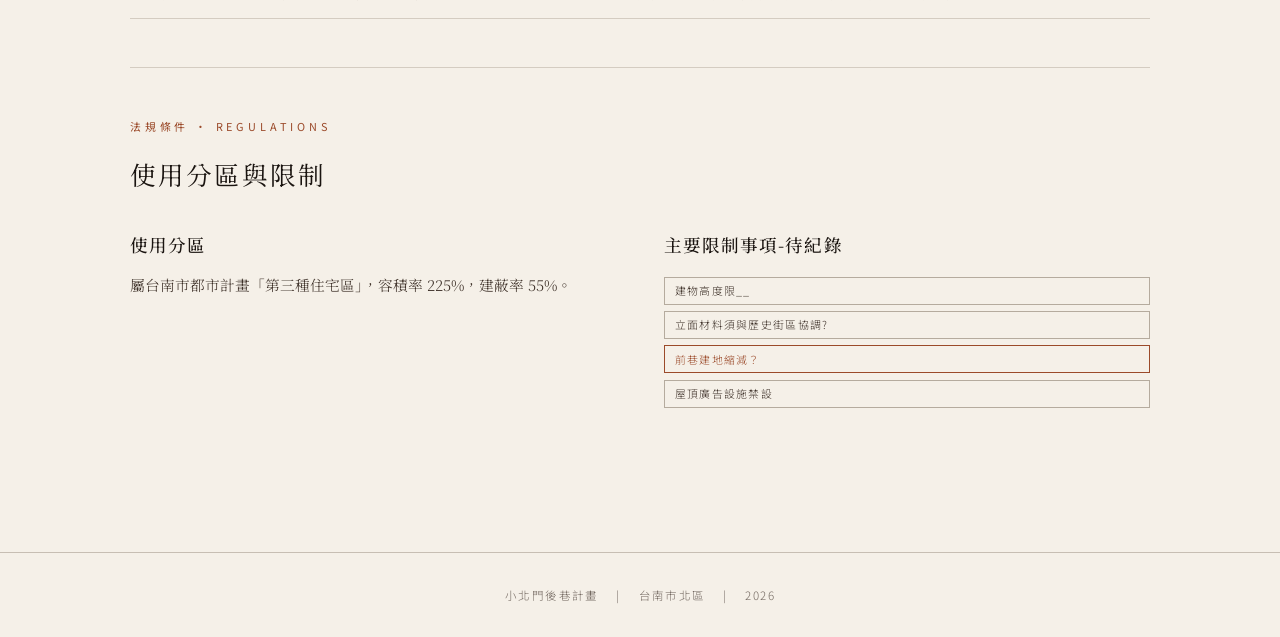
<file: site-analysis.html>
<!DOCTYPE html>
<html lang="zh-TW">
<head>
  <meta charset="UTF-8">
  <meta name="viewport" content="width=device-width, initial-scale=1.0">
  <title>小北門後巷計畫 — 基地分析</title>
  <link rel="stylesheet" href="style.css">
</head>
<body>

<header>
  <div class="header-inner">
    <a href="index.html" class="site-title">小北門後巷計畫<span>｜</span></a>
    <nav>
      <a href="index.html">0號筆記</a>
      <a href="site-analysis.html" class="active">基地分析</a>
      <a href="inspiration.html">建築靈感</a>
      <a href="kyoto-machiya.html">京都町屋研究</a>
      <a href="architect-notes.html">建築師討論</a>
      <a href="sketches.html">設計草圖</a>
      <a href="construction-log.html">施工日誌</a>
      <a href="future-vision.html">未來生活構想</a>
    </nav>
  </div>
</header>

<div class="page-hero">
  <div class="page-hero-inner fade-in">
    <p class="section-label">基地分析 · Site Analysis</p>
    <h1>環境、量體與條件</h1>
    <p style="font-size:0.88rem; color:var(--ink-soft); margin-top:0.5rem; max-width:50ch;">
      透過實地測量、日照模擬與鄰里訪談，建立基地的完整空間理解。
    </p>
  </div>
</div>

<div class="page-body">

  <section style="margin-top:3rem;">
    <p class="section-label">基本數據 · Data</p>
    <h2 class="section-title">基地概況</h2>
    <div class="three-col">
      <div>
        <div class="number-large">140</div>
        <p class="section-label">坪數（基地面積）</p>
        <p>後巷全長約 36 公尺，寬度 7 公尺不等，呈南北向略微偏斜的約140坪的L形空間。</p>
      </div>
      <div>
        <div class="number-large">2F</div>
        <p class="section-label">鄰棟高度</p>
        <p>兩側建築各為 2-3 層樓，形成明顯的「峽谷效應」，午前日照充足，午後大部分遮蔽。</p>
      </div>
      <div>
        <div class="number-large">53%</div>
        <p class="section-label">日照覆蓋率（夏至）</p>
        <p>以夏至日為基準模擬，後巷南段受陽最多，北段因鄰棟角度遮蔽，全日陰涼。</p>
      </div>
    </div>
  </section>

  <hr class="divider">

  <!-- Site diagram -->
  <section>
    <p class="section-label">平面示意 · Plan Diagram</p>
    <h2 class="section-title">基地配置圖</h2>

    <svg class="hero-diagram" viewBox="0 0 600 380" fill="none" xmlns="http://www.w3.org/2000/svg">
      <!-- 使用 image 標籤填滿 SVG 寬高 -->
      <image href="./images/land1.jpg" width="600" height="380" x="0" y="0"/>
    </svg>
  </section>

  <hr class="divider">

  <!-- Environmental conditions -->
  <section>
    <p class="section-label">環境條件 · Environment</p>
    <h2 class="section-title">氣候與微氣候</h2>
    <table>
      <thead>
        <tr>
          <th>項目</th>
          <th>觀測值 / 描述</th>
          <th>設計回應方向</th>
        </tr>
      </thead>
      <tbody>
        <tr>
          <td>年均溫</td>
          <td>24.5°C（台南市均值）</td>
          <td>以遮蔭與通風為優先，整體保留大量綠意，減少人工冷卻需求</td>
        </tr>
        <tr>
          <td>夏季午後西曬</td>
          <td>15:00—17:30 直射，東西向面寬有限</td>
          <td>西牆設置綠牆或樹或深遮陽或格柵緩衝與屋頂太陽能板</td>
        </tr>
        <tr>
          <td>年均降雨量</td>
          <td>1,700 mm，集中於 6—9 月</td>
          <td>後巷地面採透水鋪面，設導排水溝，地勢東高西低，由東向西排水</td>
        </tr>
        <tr>
          <td>主導風向</td>
          <td>東北季風（冬季），西南風（夏季）</td>
          <td>兩側南北開口設計為對流通道</td>
        </tr>
        <tr>
          <td>噪音來源</td>
          <td>略</td>
          <td>植栽作為聲音緩衝層</td>
        </tr>
        <tr>
          <td>地下水位</td>
          <td>地表下 1.2 m（雨季期間）</td>
          <td>基礎設計避免地下室；採架高地坪，西側可做滯洪or雨水花園</td>
        </tr>
      </tbody>
    </table>
  </section>

  <hr class="divider">

  <!-- Zoning & constraints -->
  <section>
    <p class="section-label">法規條件 · Regulations</p>
    <h2 class="section-title">使用分區與限制</h2>
    <div class="two-col">
      <div>
        <h3>使用分區</h3>
        <p>屬台南市都市計畫「第三種住宅區」，容積率 225%，建蔽率 55%。</p>
      </div>
      <div>
        <h3>主要限制事項-待紀錄</h3>
        <div class="tag-list" style="flex-direction:column; gap:0.4rem;">
          <span class="tag">建物高度限__</span>
          <span class="tag">立面材料須與歷史街區協調?</span>
          <span class="tag accent">前巷建地縮減？</span>
          <span class="tag">屋頂廣告設施禁設</span>
        </div>
      </div>
    </div>
  </section>

</div>

<footer>
  小北門後巷計畫 &emsp;|&emsp; 台南市北區 &emsp;|&emsp; 2026
</footer>

</body>
</html>
</file>
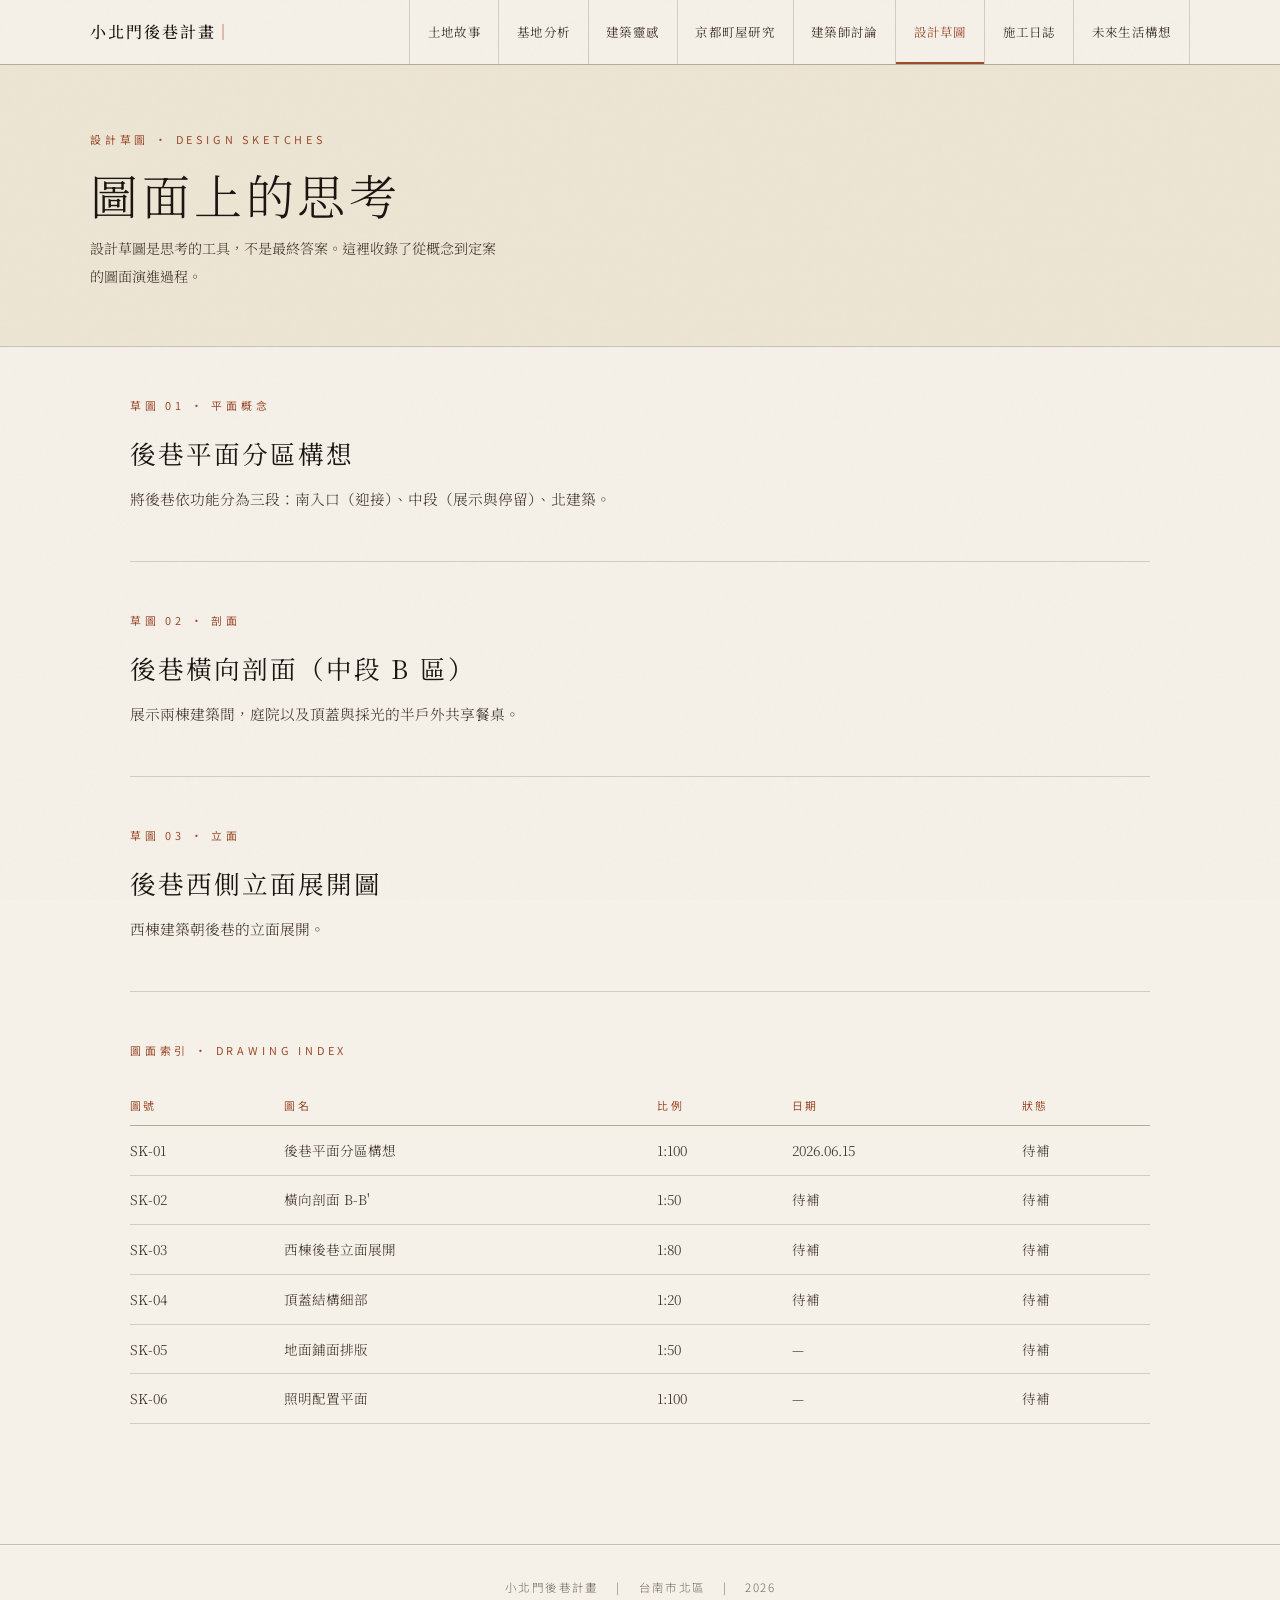
<file: sketches.html>
<!DOCTYPE html>
<html lang="zh-TW">
<head>
  <meta charset="UTF-8">
  <meta name="viewport" content="width=device-width, initial-scale=1.0">
  <title>小北門後巷計畫 — 設計草圖</title>
  <link rel="stylesheet" href="style.css">
  <style>
    .sketch-svg {
      width: 100%;
      border: 1px solid var(--line-strong);
      background: #faf7f2;
      display: block;
      margin: 1rem 0 2rem;
    }
  </style>
</head>
<body>

<header>
  <div class="header-inner">
    <a href="index.html" class="site-title">小北門後巷計畫<span>｜</span></a>
    <nav>
      <a href="index.html">土地故事</a>
      <a href="site-analysis.html">基地分析</a>
      <a href="inspiration.html">建築靈感</a>
      <a href="kyoto-machiya.html">京都町屋研究</a>
      <a href="architect-notes.html">建築師討論</a>
      <a href="sketches.html" class="active">設計草圖</a>
      <a href="construction-log.html">施工日誌</a>
      <a href="future-vision.html">未來生活構想</a>
    </nav>
  </div>
</header>

<div class="page-hero">
  <div class="page-hero-inner fade-in">
    <p class="section-label">設計草圖 · Design Sketches</p>
    <h1>圖面上的思考</h1>
    <p style="font-size:0.88rem; color:var(--ink-soft); margin-top:0.5rem; max-width:52ch;">
      設計草圖是思考的工具，不是最終答案。這裡收錄了從概念到定案的圖面演進過程。
    </p>
  </div>
</div>

<div class="page-body">

  <!-- Sketch 1: Plan -->
  <section style="margin-top:3rem;">
    <p class="section-label">草圖 01 · 平面概念</p>
    <h2 class="section-title">後巷平面分區構想</h2>
    <p>將後巷依功能分為三段：南入口（迎接）、中段（展示與停留）、北建築。</p>


  </section>

  <hr class="divider">

  <!-- Sketch 2: Section -->
  <section>
    <p class="section-label">草圖 02 · 剖面</p>
    <h2 class="section-title">後巷橫向剖面（中段 B 區）</h2>
    <p>展示兩棟建築間，庭院以及頂蓋與採光的半戶外共享餐桌。</p>

  </section>

  <hr class="divider">

  <!-- Sketch 3: Elevation -->
  <section>
    <p class="section-label">草圖 03 · 立面</p>
    <h2 class="section-title">後巷西側立面展開圖</h2>
    <p>西棟建築朝後巷的立面展開。</p>

  </section>

  <hr class="divider">

  <section>
    <p class="section-label">圖面索引 · Drawing Index</p>
    <table>
      <thead>
        <tr><th>圖號</th><th>圖名</th><th>比例</th><th>日期</th><th>狀態</th></tr>
      </thead>
      <tbody>
        <tr><td>SK-01</td><td>後巷平面分區構想</td><td>1:100</td><td>2026.06.15</td><td>待補</td></tr>
        <tr><td>SK-02</td><td>橫向剖面 B-B'</td><td>1:50</td><td>待補</td><td>待補</td></tr>
        <tr><td>SK-03</td><td>西棟後巷立面展開</td><td>1:80</td><td>待補</td><td>待補</td></tr>
        <tr><td>SK-04</td><td>頂蓋結構細部</td><td>1:20</td><td>待補</td><td>待補</td></tr>
        <tr><td>SK-05</td><td>地面鋪面排版</td><td>1:50</td><td>—</td><td>待補</td></tr>
        <tr><td>SK-06</td><td>照明配置平面</td><td>1:100</td><td>—</td><td>待補</td></tr>
      </tbody>
    </table>
  </section>

</div>

<footer>
  小北門後巷計畫 &emsp;|&emsp; 台南市北區 &emsp;|&emsp; 2026
</footer>

</body>
</html>
</file>
<file: style.css>
@import url('https://fonts.googleapis.com/css2?family=Noto+Serif+TC:wght@300;400;500;700&family=Noto+Sans+TC:wght@300;400&family=IM+Fell+English:ital@1&display=swap');

:root {
  --ink: #1a1410;
  --ink-soft: #3d3028;
  --paper: #f5f0e8;
  --paper-warm: #ede5d4;
  --paper-deep: #ddd3bc;
  --rust: #9b4a2a;
  --rust-light: #c4784f;
  --moss: #4a5c3a;
  --moss-light: #7a8f6a;
  --gold: #b8922a;
  --gold-light: #d4b060;
  --line: rgba(60, 40, 20, 0.18);
  --line-strong: rgba(60, 40, 20, 0.35);
}

*, *::before, *::after { box-sizing: border-box; margin: 0; padding: 0; }

html { scroll-behavior: smooth; }

body {
  background-color: var(--paper);
  color: var(--ink);
  font-family: 'Noto Serif TC', 'Georgia', serif;
  font-weight: 300;
  line-height: 1.8;
  min-height: 100vh;
  position: relative;
  overflow-x: hidden;
}

/* Washi paper texture overlay */
body::before {
  content: '';
  position: fixed;
  inset: 0;
  background-image:
    url("data:image/svg+xml,%3Csvg xmlns='http://www.w3.org/2000/svg' width='300' height='300'%3E%3Cfilter id='n'%3E%3CfeTurbulence type='fractalNoise' baseFrequency='0.9' numOctaves='4' stitchTiles='stitch'/%3E%3C/filter%3E%3Crect width='300' height='300' filter='url(%23n)' opacity='0.04'/%3E%3C/svg%3E");
  pointer-events: none;
  z-index: 9999;
  opacity: 0.6;
}

/* ── HEADER / NAV ─────────────────────────────────── */
header {
  position: sticky;
  top: 0;
  z-index: 100;
  background: rgba(245, 240, 232, 0.92);
  backdrop-filter: blur(8px);
  border-bottom: 1px solid var(--line-strong);
  padding: 0 2.5rem;
}

.header-inner {
  max-width: 1100px;
  margin: 0 auto;
  display: flex;
  align-items: center;
  justify-content: space-between;
  height: 64px;
}

.site-title {
  font-size: 1rem;
  font-weight: 500;
  letter-spacing: 0.12em;
  color: var(--ink);
  text-decoration: none;
  white-space: nowrap;
}

.site-title span {
  color: var(--rust);
}

nav {
  display: flex;
  align-items: center;
  gap: 0;
}

nav a {
  font-size: 0.78rem;
  letter-spacing: 0.1em;
  font-weight: 400;
  color: var(--ink-soft);
  text-decoration: none;
  padding: 0 1.1rem;
  height: 64px;
  display: flex;
  align-items: center;
  border-right: 1px solid var(--line);
  transition: color 0.2s, background 0.2s;
  position: relative;
}

nav a:first-child { border-left: 1px solid var(--line); }

nav a::after {
  content: '';
  position: absolute;
  bottom: 0;
  left: 0; right: 0;
  height: 2px;
  background: var(--rust);
  transform: scaleX(0);
  transition: transform 0.25s;
}

nav a:hover { color: var(--rust); background: rgba(155,74,42,0.04); }
nav a:hover::after { transform: scaleX(1); }
nav a.active { color: var(--rust); }
nav a.active::after { transform: scaleX(1); }

/* ── HERO ─────────────────────────────────────────── */
.hero {
  max-width: 1100px;
  margin: 0 auto;
  padding: 5rem 2.5rem 3rem;
  display: grid;
  grid-template-columns: 1fr 1fr;
  gap: 4rem;
  align-items: end;
  min-height: 60vh;
}

.hero-text {}

.hero-kicker {
  font-size: 0.7rem;
  letter-spacing: 0.3em;
  color: var(--rust);
  text-transform: uppercase;
  margin-bottom: 1.2rem;
  font-family: 'Noto Sans TC', sans-serif;
  font-weight: 400;
}

.hero-title {
  font-size: clamp(2.4rem, 5vw, 4rem);
  font-weight: 300;
  line-height: 1.25;
  letter-spacing: 0.05em;
  color: var(--ink);
  margin-bottom: 0.5rem;
}

.hero-subtitle {
  font-size: 0.9rem;
  color: var(--ink-soft);
  letter-spacing: 0.08em;
  margin-bottom: 2rem;
  font-family: 'Noto Sans TC', sans-serif;
}

.hero-line {
  width: 48px;
  height: 1px;
  background: var(--rust);
  margin-bottom: 1.5rem;
}

.hero-desc {
  font-size: 0.92rem;
  line-height: 2;
  color: var(--ink-soft);
  max-width: 38ch;
}

.hero-visual {
  display: flex;
  flex-direction: column;
  gap: 1rem;
  align-items: flex-end;
}

.hero-stamp {
  width: 120px;
  height: 120px;
  border: 2px solid var(--rust);
  display: flex;
  flex-direction: column;
  align-items: center;
  justify-content: center;
  color: var(--rust);
  transform: rotate(3deg);
  opacity: 0.75;
  margin-right: 2rem;
}

.hero-stamp-text {
  font-size: 0.62rem;
  letter-spacing: 0.2em;
  font-family: 'Noto Sans TC', sans-serif;
}

.hero-stamp-year {
  font-size: 1.6rem;
  font-weight: 700;
  letter-spacing: 0.05em;
}

.hero-diagram {
  width: 100%;
  max-width: 340px;
}

/* ── SECTION LAYOUT ───────────────────────────────── */
.page-body {
  max-width: 1100px;
  margin: 0 auto;
  padding: 0 2.5rem 6rem;
}

.divider {
  border: none;
  border-top: 1px solid var(--line);
  margin: 3rem 0;
}

.section-label {
  font-size: 0.68rem;
  letter-spacing: 0.35em;
  color: var(--rust);
  font-family: 'Noto Sans TC', sans-serif;
  font-weight: 400;
  text-transform: uppercase;
  margin-bottom: 0.8rem;
}

h2.section-title {
  font-size: 1.6rem;
  font-weight: 400;
  letter-spacing: 0.08em;
  margin-bottom: 0.5rem;
  color: var(--ink);
}

h3 {
  font-size: 1.1rem;
  font-weight: 500;
  letter-spacing: 0.06em;
  color: var(--ink);
  margin-bottom: 0.6rem;
}

p {
  font-size: 0.92rem;
  line-height: 2;
  color: var(--ink-soft);
  margin-bottom: 1rem;
}

/* ── CARD GRID ────────────────────────────────────── */
.card-grid {
  display: grid;
  grid-template-columns: repeat(auto-fill, minmax(280px, 1fr));
  gap: 1.5px;
  background: var(--line);
  border: 1px solid var(--line);
  margin: 2rem 0;
}

.card {
  background: var(--paper);
  padding: 2rem;
  transition: background 0.2s;
}

.card:hover { background: var(--paper-warm); }

.card-num {
  font-size: 0.65rem;
  letter-spacing: 0.3em;
  color: var(--rust-light);
  font-family: 'Noto Sans TC', sans-serif;
  margin-bottom: 0.8rem;
}

.card h3 {
  font-size: 1rem;
  margin-bottom: 0.5rem;
}

.card p {
  font-size: 0.84rem;
  margin: 0;
}

/* ── CONTENT COLS ─────────────────────────────────── */
.two-col {
  display: grid;
  grid-template-columns: 1fr 1fr;
  gap: 3rem;
  margin: 2rem 0;
}

.three-col {
  display: grid;
  grid-template-columns: 1fr 1fr 1fr;
  gap: 2rem;
  margin: 2rem 0;
}

/* ── QUOTE BLOCK ──────────────────────────────────── */
.blockquote {
  border-left: 2px solid var(--rust);
  padding: 1rem 0 1rem 1.5rem;
  margin: 2rem 0;
  font-size: 1.05rem;
  font-style: italic;
  color: var(--ink-soft);
  letter-spacing: 0.04em;
}

/* ── TABLE ────────────────────────────────────────── */
table {
  width: 100%;
  border-collapse: collapse;
  font-size: 0.85rem;
  margin: 1.5rem 0;
}

th {
  text-align: left;
  font-size: 0.68rem;
  letter-spacing: 0.2em;
  color: var(--rust);
  font-family: 'Noto Sans TC', sans-serif;
  font-weight: 400;
  padding: 0.6rem 1rem 0.6rem 0;
  border-bottom: 1px solid var(--line-strong);
}

td {
  padding: 0.8rem 1rem 0.8rem 0;
  border-bottom: 1px solid var(--line);
  vertical-align: top;
  color: var(--ink-soft);
  line-height: 1.7;
}

tr:hover td { color: var(--ink); }

/* ── LOG ENTRIES ──────────────────────────────────── */
.log-entry {
  display: grid;
  grid-template-columns: 140px 1fr;
  gap: 2rem;
  padding: 1.5rem 0;
  border-bottom: 1px solid var(--line);
  align-items: start;
}

.log-date {
  font-size: 0.72rem;
  letter-spacing: 0.15em;
  color: var(--rust);
  font-family: 'Noto Sans TC', sans-serif;
  padding-top: 0.2rem;
}

.log-tag {
  display: inline-block;
  font-size: 0.6rem;
  letter-spacing: 0.15em;
  background: var(--rust);
  color: var(--paper);
  padding: 0.15rem 0.5rem;
  margin-bottom: 0.5rem;
  font-family: 'Noto Sans TC', sans-serif;
}

/* ── SKETCH AREA ──────────────────────────────────── */
.sketch-frame {
  border: 1px solid var(--line-strong);
  background: var(--paper-warm);
  padding: 2rem;
  margin: 1.5rem 0;
  position: relative;
}

.sketch-frame::before {
  content: attr(data-label);
  position: absolute;
  top: -0.6rem;
  left: 1rem;
  background: var(--paper);
  padding: 0 0.4rem;
  font-size: 0.65rem;
  letter-spacing: 0.2em;
  color: var(--rust);
  font-family: 'Noto Sans TC', sans-serif;
}

/* ── PAGE HERO (sub pages) ────────────────────────── */
.page-hero {
  background: var(--paper-warm);
  border-bottom: 1px solid var(--line);
  padding: 4rem 2.5rem 2.5rem;
  margin-bottom: 0;
}

.page-hero-inner {
  max-width: 1100px;
  margin: 0 auto;
}

.page-hero h1 {
  font-size: clamp(1.8rem, 4vw, 3rem);
  font-weight: 300;
  letter-spacing: 0.08em;
  line-height: 1.3;
  margin-bottom: 0.5rem;
}

/* ── FOOTER ───────────────────────────────────────── */
footer {
  border-top: 1px solid var(--line-strong);
  padding: 2rem 2.5rem;
  text-align: center;
  font-size: 0.72rem;
  letter-spacing: 0.12em;
  color: var(--ink-soft);
  font-family: 'Noto Sans TC', sans-serif;
  opacity: 0.7;
}

/* ── FADE IN ──────────────────────────────────────── */
.fade-in {
  opacity: 0;
  transform: translateY(16px);
  animation: fadeUp 0.7s ease forwards;
}
.fade-in:nth-child(2) { animation-delay: 0.1s; }
.fade-in:nth-child(3) { animation-delay: 0.2s; }
.fade-in:nth-child(4) { animation-delay: 0.3s; }

@keyframes fadeUp {
  to { opacity: 1; transform: translateY(0); }
}

/* ── RESPONSIVE ───────────────────────────────────── */
@media (max-width: 768px) {
  .hero { grid-template-columns: 1fr; gap: 2rem; min-height: auto; padding-top: 3rem; }
  .hero-visual { align-items: flex-start; }
  .two-col, .three-col { grid-template-columns: 1fr; }
  .log-entry { grid-template-columns: 1fr; gap: 0.4rem; }
  nav a { padding: 0 0.6rem; font-size: 0.7rem; }
  .header-inner { flex-direction: column; height: auto; padding: 0.8rem 0; gap: 0.5rem; }
  header { position: relative; }
}

/* ── INLINE SVG DIAGRAM ───────────────────────────── */
.lane-map {
  width: 100%;
  max-width: 600px;
  margin: 2rem auto;
  display: block;
}

.tag-list {
  display: flex;
  flex-wrap: wrap;
  gap: 0.5rem;
  margin: 1rem 0;
}

.tag {
  font-size: 0.68rem;
  letter-spacing: 0.12em;
  border: 1px solid var(--line-strong);
  padding: 0.2rem 0.6rem;
  color: var(--ink-soft);
  font-family: 'Noto Sans TC', sans-serif;
}

.tag.accent {
  border-color: var(--rust);
  color: var(--rust);
}

.number-large {
  font-size: 3rem;
  font-weight: 300;
  color: var(--paper-deep);
  line-height: 1;
  letter-spacing: -0.02em;
  margin-bottom: 0.3rem;
}
</file>
